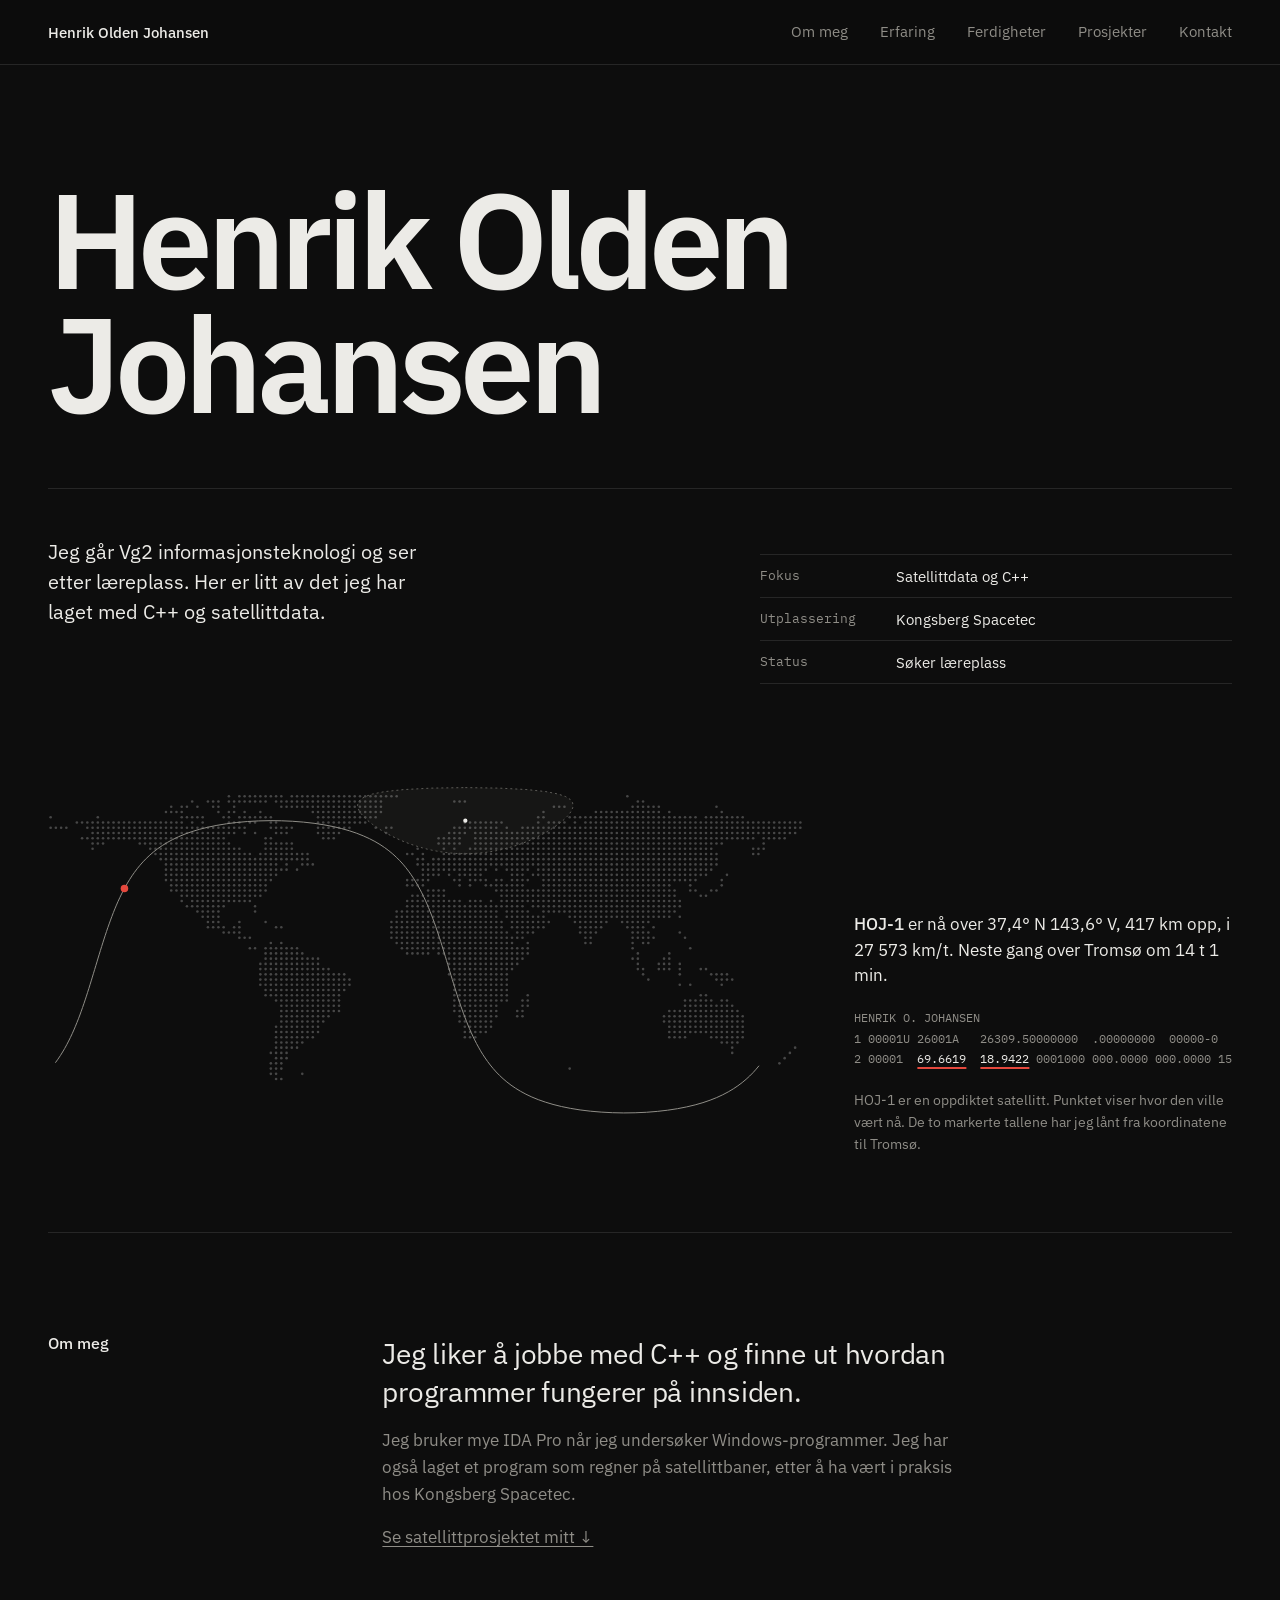
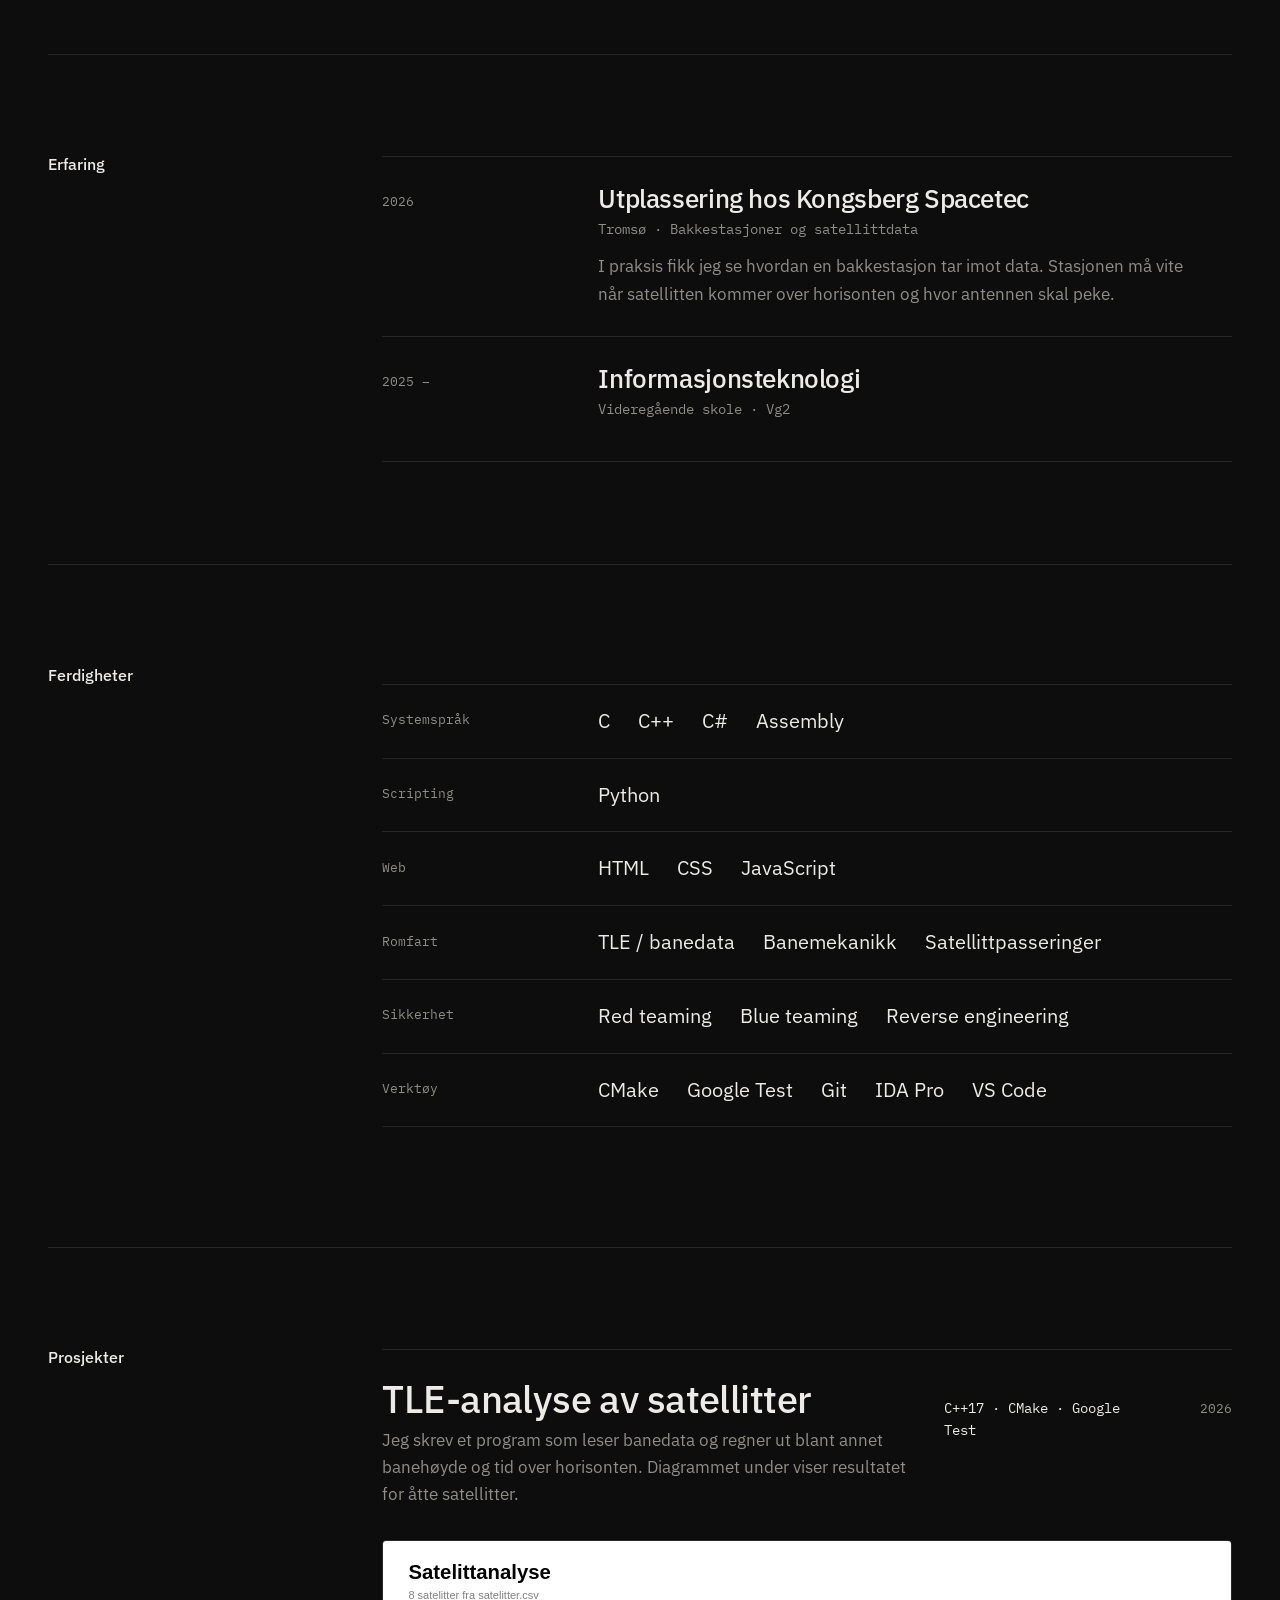
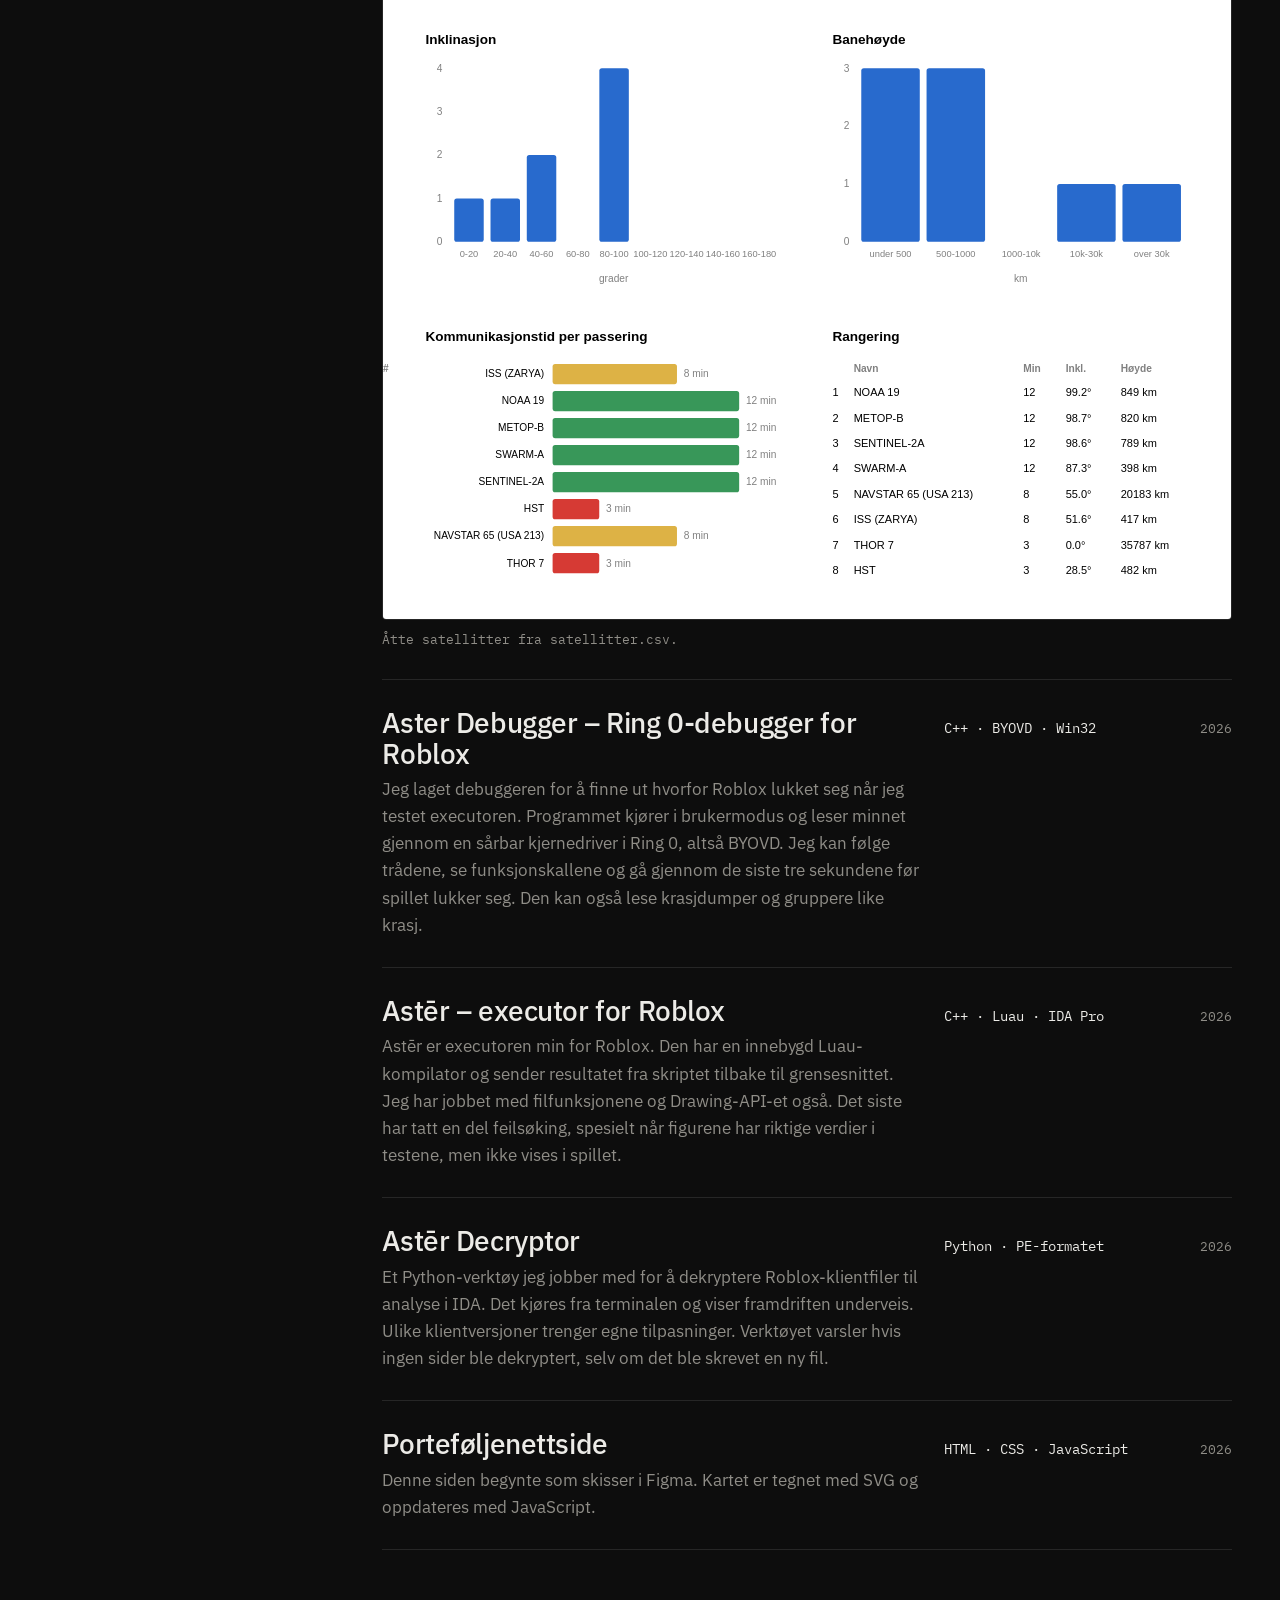
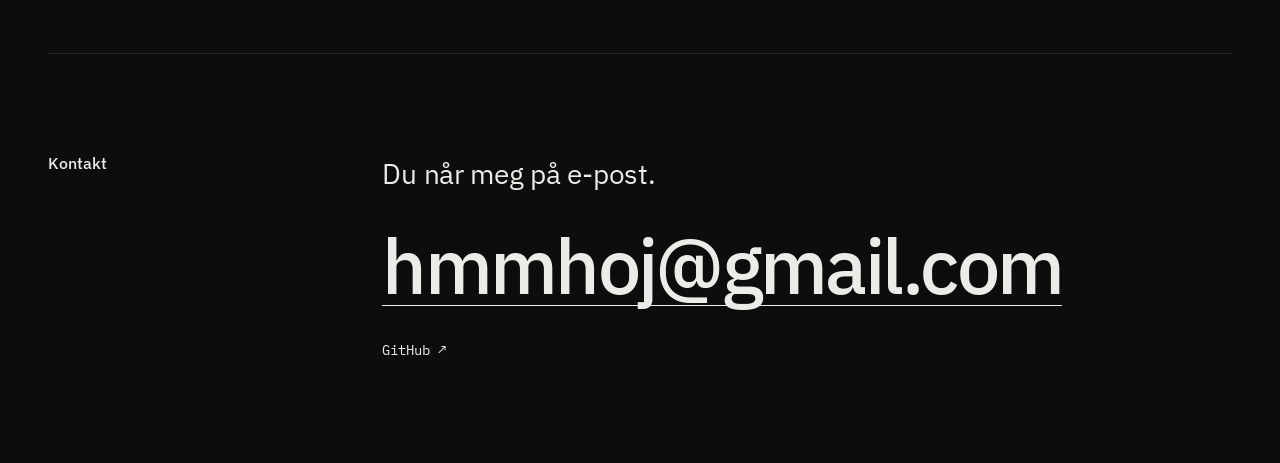
<file: portfolio/index.html>
<!DOCTYPE html>
<html lang="nb">
<head>
  <meta charset="UTF-8">
  <meta name="viewport" content="width=device-width, initial-scale=1.0">
  <title>Henrik Olden Johansen – Utvikler</title>
  <meta name="description" content="Henrik Olden Johansen – utvikler med interesse for satellitter, bakkestasjoner, lavnivåprogrammering og IT-sikkerhet.">
  <meta name="theme-color" content="#0d0d0d">
  <link rel="icon" href="img/favicon.svg" type="image/svg+xml">
  <link rel="stylesheet" href="css/style.css">
</head>
<body>
  <a class="skip-link" href="#innhold">Hopp til innhold</a>

  <header class="site-header">
    <div class="container site-header__inner">
      <a class="brand" href="#topp">Henrik Olden Johansen</a>

      <button class="nav-toggle" id="nav-toggle" aria-expanded="false" aria-controls="hovedmeny">
        <span class="nav-toggle__label">Meny</span>
      </button>

      <nav class="site-nav" id="hovedmeny" aria-label="Hovedmeny">
        <ul>
          <li><a href="#om-meg">Om meg</a></li>
          <li><a href="#erfaring">Erfaring</a></li>
          <li><a href="#ferdigheter">Ferdigheter</a></li>
          <li><a href="#prosjekter">Prosjekter</a></li>
          <li><a href="#kontakt">Kontakt</a></li>
        </ul>
      </nav>
    </div>
  </header>

  <main id="innhold">
    <section class="hero container" id="topp" aria-labelledby="hero-tittel">
      <h1 class="hero__name" id="hero-tittel">Henrik Olden<br>Johansen</h1>

      <div class="hero__bottom">
        <p class="hero__intro">Jeg går Vg2 informasjonsteknologi og ser etter læreplass. Her er litt av det jeg har laget med C++ og satellittdata.</p>

        <dl class="meta">
          <div><dt>Fokus</dt><dd>Satellittdata og C++</dd></div>
          <div><dt>Utplassering</dt><dd>Kongsberg Spacetec</dd></div>
          <div><dt>Status</dt><dd>Søker læreplass</dd></div>
        </dl>
      </div>

      <figure class="tracker" id="sporing">
        <div class="map">
          <img src="img/verden.svg" alt="" width="1440" height="720">
          <svg class="map__overlay" id="kart-overlay" viewBox="0 0 360 180" aria-hidden="true"></svg>
        </div>
        <figcaption class="tracker__text">
          <p class="tracker__live" id="sporing-tekst">Kartet viser eksempelbanen til HOJ-1.</p>
          <pre id="tle" aria-label="Henrik Olden Johansen skrevet som et TLE-datasett">HENRIK O. JOHANSEN
1 00001U 26001A   26309.50000000  .00000000  00000-0  00000-0 0  9995
2 00001  <mark>69.6619</mark>  <mark>18.9422</mark> 0001000 000.0000 000.0000 15.50000000000019</pre>
          <p class="tracker__note">HOJ-1 er en oppdiktet satellitt. Punktet viser hvor den ville vært nå. De to markerte tallene har jeg lånt fra koordinatene til Tromsø.</p>
        </figcaption>
      </figure>
    </section>

    <section class="section container" id="om-meg" aria-labelledby="om-meg-tittel">
      <div class="section__label">
        <h2 id="om-meg-tittel">Om meg</h2>
      </div>

      <div class="section__content about">
        <p class="lead">Jeg liker å jobbe med C++ og finne ut hvordan programmer fungerer på innsiden.</p>
        <p>Jeg bruker mye IDA Pro når jeg undersøker Windows-programmer. Jeg har også laget et program som regner på satellittbaner, etter å ha vært i praksis hos Kongsberg Spacetec.</p>
        <p><a href="#prosjekter">Se satellittprosjektet mitt ↓</a></p>
      </div>
    </section>

    <section class="section container" id="erfaring" aria-labelledby="erfaring-tittel">
      <div class="section__label">
        <h2 id="erfaring-tittel">Erfaring</h2>
      </div>

      <div class="section__content">
        <ol class="timeline">
          <li class="timeline__item">
            <p class="timeline__when">2026</p>
            <div>
              <h3 class="timeline__title">Utplassering hos Kongsberg Spacetec</h3>
              <p class="timeline__where">Tromsø · Bakkestasjoner og satellittdata</p>
              <p class="timeline__desc">I praksis fikk jeg se hvordan en bakkestasjon tar imot data. Stasjonen må vite når satellitten kommer over horisonten og hvor antennen skal peke.</p>
            </div>
          </li>
          <li class="timeline__item">
            <p class="timeline__when">2025 –</p>
            <div>
              <h3 class="timeline__title">Informasjonsteknologi</h3>
              <p class="timeline__where">Videregående skole · Vg2</p>
            </div>
          </li>
        </ol>
      </div>
    </section>

    <section class="section container" id="ferdigheter" aria-labelledby="ferdigheter-tittel">
      <div class="section__label">
        <h2 id="ferdigheter-tittel">Ferdigheter</h2>
      </div>

      <div class="section__content">
        <dl class="skills">
          <div class="skills__row">
            <dt>Systemspråk</dt>
            <dd><ul><li>C</li><li>C++</li><li>C#</li><li>Assembly</li></ul></dd>
          </div>
          <div class="skills__row">
            <dt>Scripting</dt>
            <dd><ul><li>Python</li></ul></dd>
          </div>
          <div class="skills__row">
            <dt>Web</dt>
            <dd><ul><li>HTML</li><li>CSS</li><li>JavaScript</li></ul></dd>
          </div>
          <div class="skills__row">
            <dt>Romfart</dt>
            <dd><ul><li>TLE / banedata</li><li>Banemekanikk</li><li>Satellittpasseringer</li></ul></dd>
          </div>
          <div class="skills__row">
            <dt>Sikkerhet</dt>
            <dd><ul><li>Red teaming</li><li>Blue teaming</li><li>Reverse engineering</li></ul></dd>
          </div>
          <div class="skills__row">
            <dt>Verktøy</dt>
            <dd><ul><li>CMake</li><li>Google Test</li><li>Git</li><li>IDA Pro</li><li>VS Code</li></ul></dd>
          </div>
        </dl>
      </div>
    </section>

    <section class="section container" id="prosjekter" aria-labelledby="prosjekter-tittel">
      <div class="section__label">
        <h2 id="prosjekter-tittel">Prosjekter</h2>
      </div>

      <div class="section__content">
        <ol class="projects">
          <li class="project project--featured">
            <div class="project__main">
              <h3 class="project__title">TLE-analyse av satellitter</h3>
              <p class="project__desc">
                Jeg skrev et program som leser banedata og regner ut blant annet banehøyde og tid over
                horisonten. Diagrammet under viser resultatet for åtte satellitter.
              </p>
            </div>
            <p class="project__tech">C++17 · CMake · Google Test</p>
            <p class="project__year">2026</p>
            <figure class="project__figure">
              <img src="img/tle-analyse.svg" alt="Diagram generert av programmet: inklinasjon, banehøyde, kommunikasjonstid per passering og rangering av åtte satellitter" width="1000" height="800" loading="lazy">
              <figcaption>Åtte satellitter fra satellitter.csv.</figcaption>
            </figure>
          </li>
          <li class="project">
            <div class="project__main">
              <h3 class="project__title">Aster Debugger – Ring 0-debugger for Roblox</h3>
              <p class="project__desc">
                Jeg laget debuggeren for å finne ut hvorfor Roblox lukket seg når jeg testet executoren.
                Programmet kjører i brukermodus og leser minnet gjennom en sårbar kjernedriver i Ring 0,
                altså BYOVD. Jeg kan følge trådene, se funksjonskallene og gå gjennom de siste tre
                sekundene før spillet lukker seg. Den kan også lese krasjdumper og gruppere like krasj.
              </p>
            </div>
            <p class="project__tech">C++ · BYOVD · Win32</p>
            <p class="project__year">2026</p>
          </li>
          <li class="project">
            <div class="project__main">
              <h3 class="project__title">Astēr – executor for Roblox</h3>
              <p class="project__desc">
                Astēr er executoren min for Roblox. Den har en innebygd Luau-kompilator og sender
                resultatet fra skriptet tilbake til grensesnittet. Jeg har jobbet med filfunksjonene og
                Drawing-API-et også. Det siste har tatt en del feilsøking, spesielt når figurene har
                riktige verdier i testene, men ikke vises i spillet.
              </p>
            </div>
            <p class="project__tech">C++ · Luau · IDA Pro</p>
            <p class="project__year">2026</p>
          </li>
          <li class="project">
            <div class="project__main">
              <h3 class="project__title">Astēr Decryptor</h3>
              <p class="project__desc">
                Et Python-verktøy jeg jobber med for å dekryptere Roblox-klientfiler til analyse i IDA.
                Det kjøres fra terminalen og viser framdriften underveis. Ulike klientversjoner trenger
                egne tilpasninger. Verktøyet varsler hvis ingen sider ble dekryptert, selv om det ble
                skrevet en ny fil.
              </p>
            </div>
            <p class="project__tech">Python · PE-formatet</p>
            <p class="project__year">2026</p>
          </li>
          <li class="project">
            <div class="project__main">
              <h3 class="project__title">Porteføljenettside</h3>
              <p class="project__desc">
                Denne siden begynte som skisser i Figma. Kartet er tegnet med SVG og oppdateres med
                JavaScript.
              </p>
            </div>
            <p class="project__tech">HTML · CSS · JavaScript</p>
            <p class="project__year">2026</p>
          </li>
        </ol>
      </div>
    </section>

    <section class="section container" id="kontakt" aria-labelledby="kontakt-tittel">
      <div class="section__label">
        <h2 id="kontakt-tittel">Kontakt</h2>
      </div>

      <div class="section__content contact">
        <p class="lead">Du når meg på e-post.</p>
        <a class="contact__mail" href="mailto:hmmhoj@gmail.com">hmmhoj@gmail.com</a>
        <ul class="contact__links">
          <li><a href="https://github.com/FrostKlient" rel="noopener">GitHub<span aria-hidden="true"> ↗</span></a></li>
        </ul>
      </div>
    </section>
  </main>

  <script src="js/main.js" defer></script>
  <script src="js/sporing.js" defer></script>
</body>
</html>
</file>
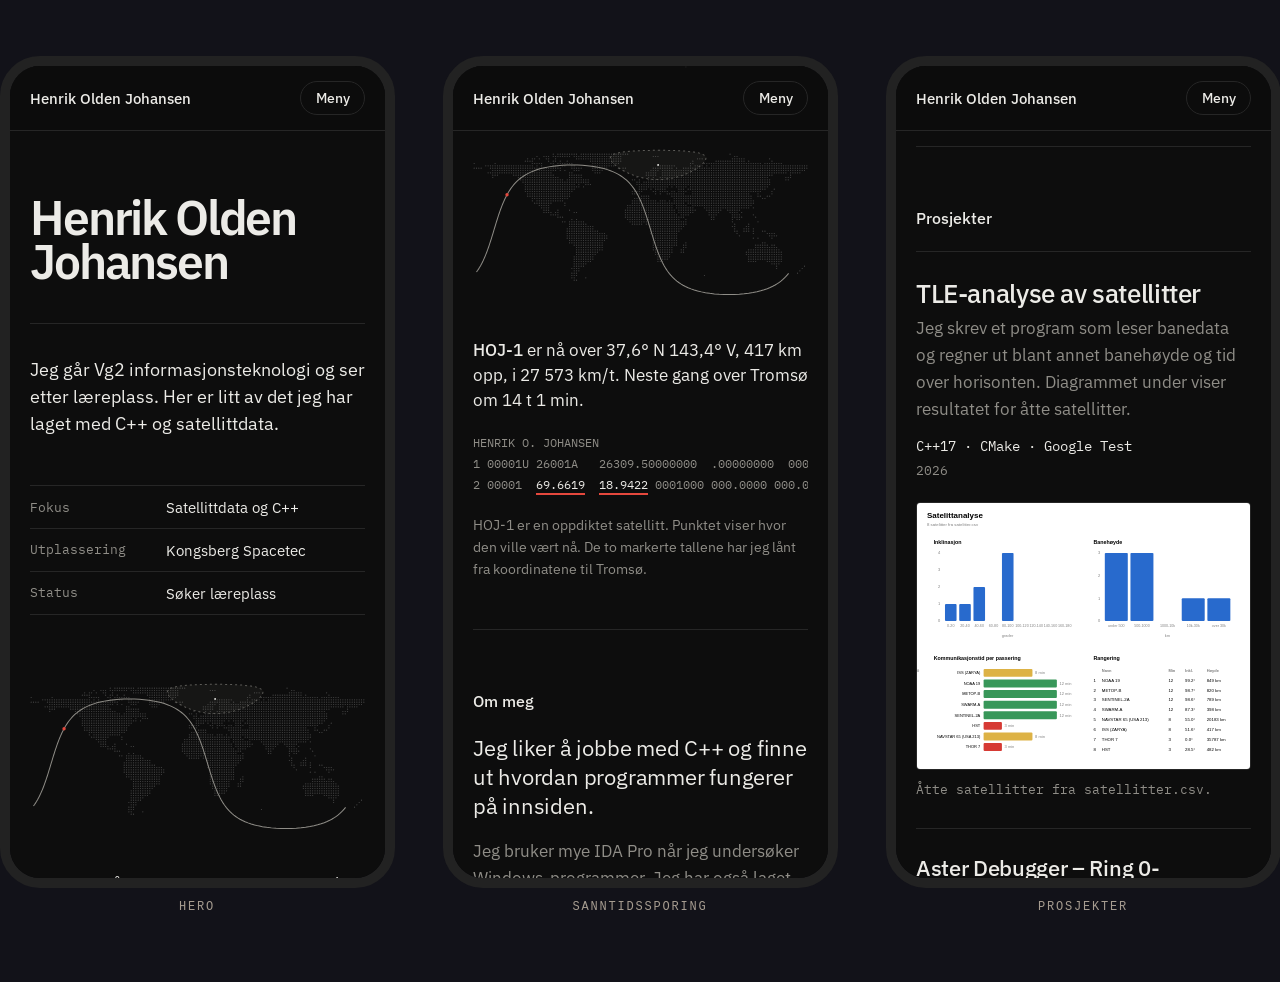
<file: Del 1/kilde/prototype-mobil.html>
<!DOCTYPE html>
<html lang="no">
<head><meta charset="UTF-8"><title>Prototype mobil</title>
<style>
  body { margin:0; background:#121219; font-family: Consolas, monospace; color:#a69c90; }
  .row { display:flex; gap:48px; padding:56px; justify-content:center; }
  .phone { width:375px; height:812px; border:10px solid #222; border-radius:40px; overflow:hidden; background:#07070c; }
  iframe { width:375px; height:812px; border:0; display:block; }
  p { text-align:center; letter-spacing:.15em; font-size:12px; text-transform:uppercase; }
</style>
</head>
<body>
  <div class="row">
    <div><div class="phone"><iframe src="../../portfolio/index.html" title="Mobil – hero"></iframe></div><p>Hero</p></div>
    <div><div class="phone"><iframe src="../../portfolio/index.html#sporing" title="Mobil – sanntidssporing"></iframe></div><p>Sanntidssporing</p></div>
    <div><div class="phone"><iframe src="../../portfolio/index.html#prosjekter" title="Mobil – prosjekter"></iframe></div><p>Prosjekter</p></div>
  </div>
</body>
</html>
</file>
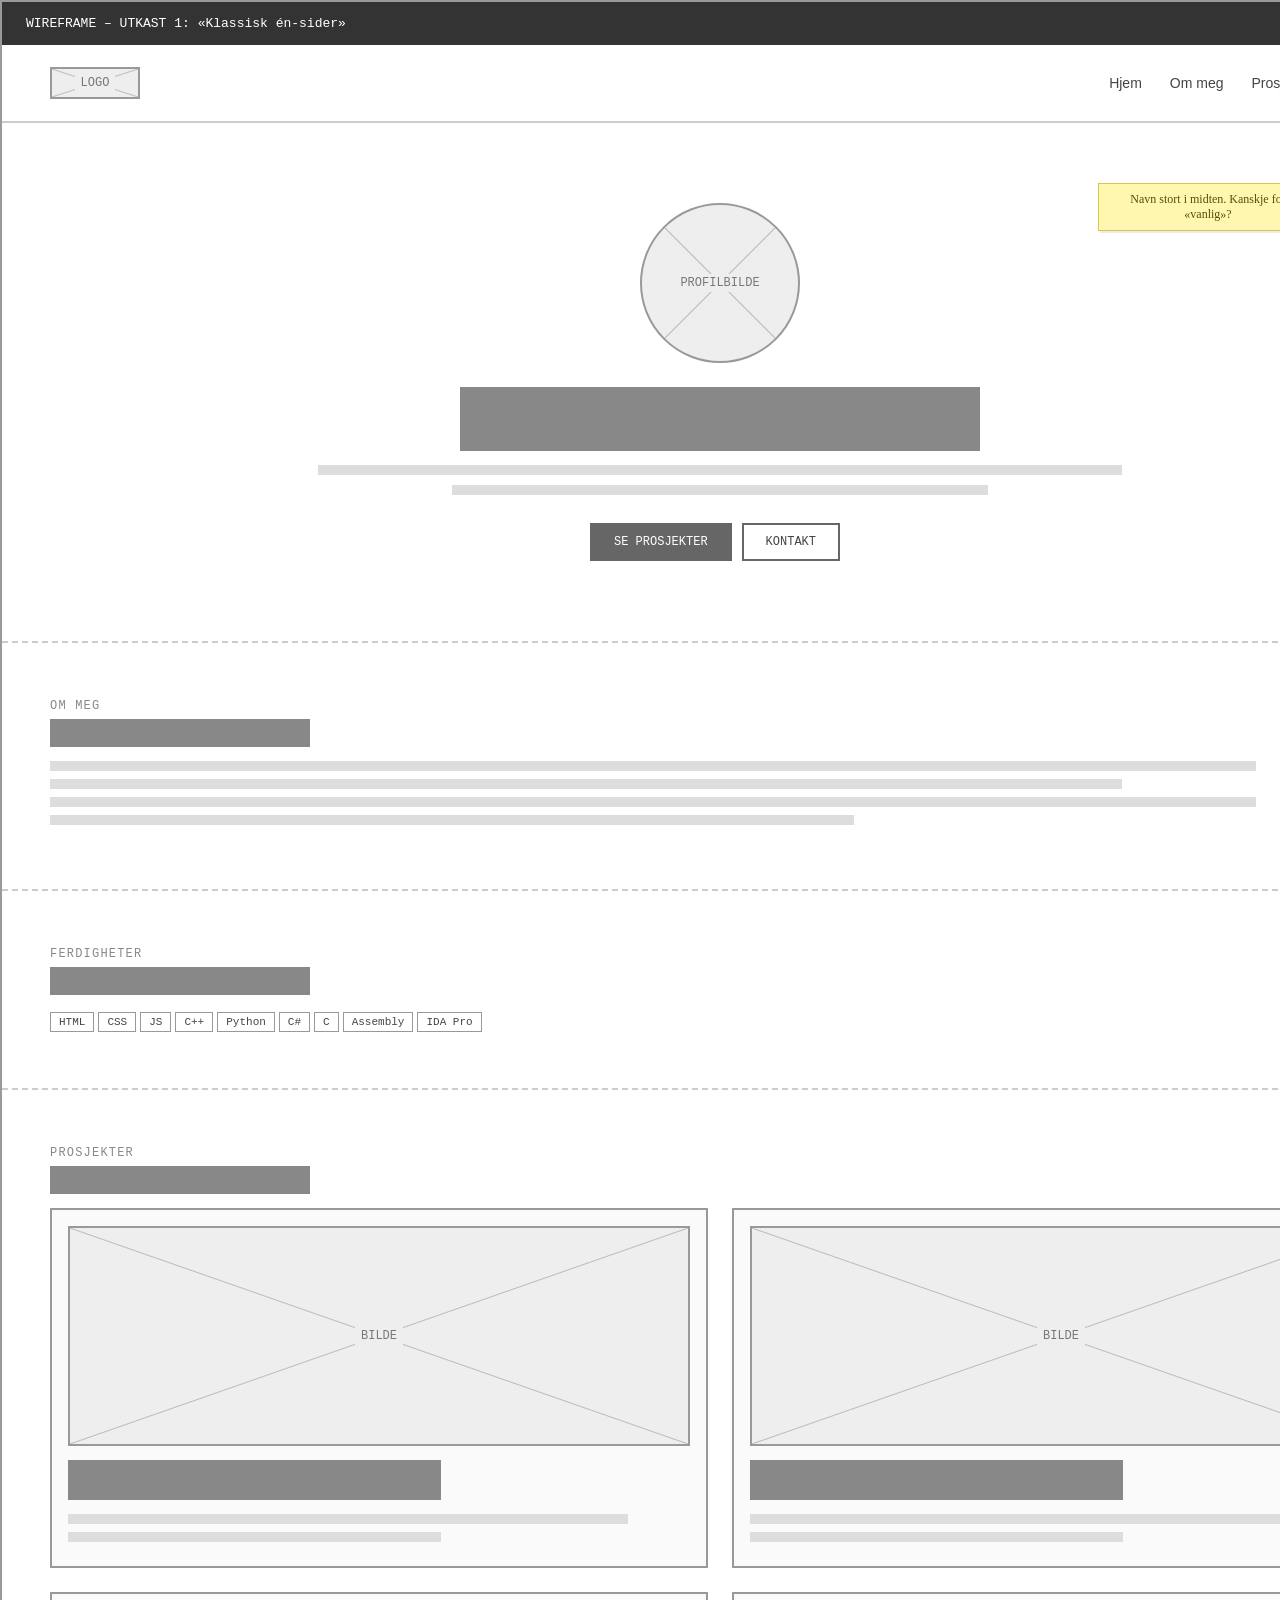
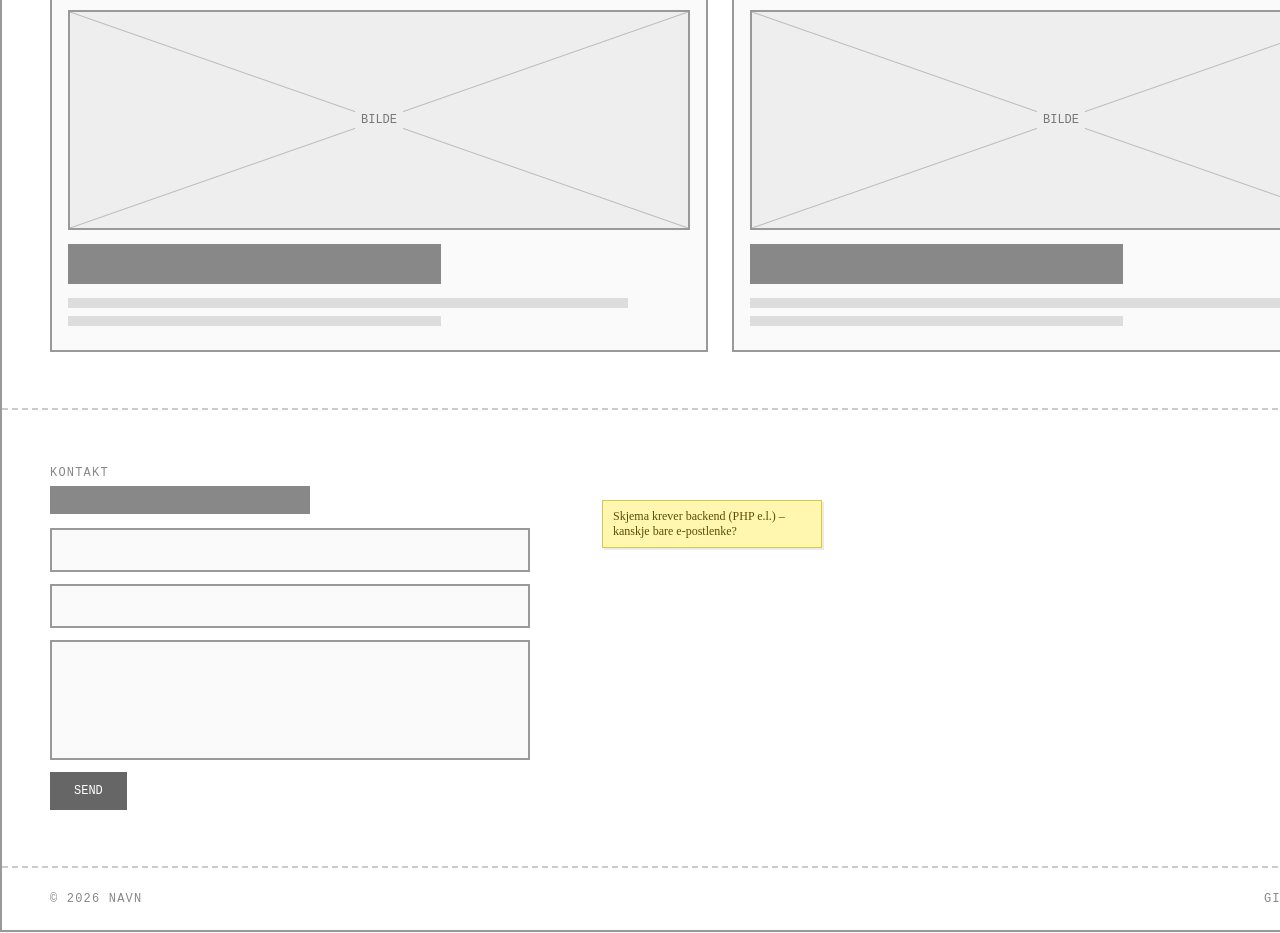
<file: Del 1/kilde/wireframe-1.html>
<!DOCTYPE html>
<html lang="no">
<head><meta charset="UTF-8"><title>Wireframe utkast 1</title><link rel="stylesheet" href="wf.css"></head>
<body>
<div class="page">
  <div class="title-bar"><span>WIREFRAME – UTKAST 1: «Klassisk én-sider»</span><span>Desktop 1440px</span></div>

  <div class="nav">
    <div class="ph logo"><span>LOGO</span></div>
    <ul><li>Hjem</li><li>Om meg</li><li>Prosjekter</li><li>Kontakt</li></ul>
  </div>

  <!-- Hero sentrert -->
  <div class="section" style="text-align:center; position:relative; padding:80px 48px;">
    <div class="ph circle" style="width:160px;height:160px;margin:0 auto 24px;"><span>PROFILBILDE</span></div>
    <div class="h big" style="width:520px;margin:0 auto 14px;"></div>
    <div class="line w60" style="margin:10px auto;"></div>
    <div class="line w40" style="margin:10px auto 28px;"></div>
    <span class="btn fill">SE PROSJEKTER</span><span class="btn">KONTAKT</span>
    <div class="note" style="right:120px; top:60px;">Navn stort i midten. Kanskje for «vanlig»?</div>
  </div>

  <!-- Om meg -->
  <div class="section">
    <div class="label">Om meg</div>
    <div class="h" style="width:260px"></div>
    <div class="line w90"></div><div class="line w80"></div><div class="line w90"></div><div class="line w60"></div>
  </div>

  <!-- Ferdigheter som liste -->
  <div class="section">
    <div class="label">Ferdigheter</div>
    <div class="h" style="width:260px"></div>
    <div><span class="tag">HTML</span><span class="tag">CSS</span><span class="tag">JS</span><span class="tag">C++</span><span class="tag">Python</span><span class="tag">C#</span><span class="tag">C</span><span class="tag">Assembly</span><span class="tag">IDA Pro</span></div>
  </div>

  <!-- Prosjekter 2 kolonner -->
  <div class="section" style="position:relative">
    <div class="label">Prosjekter</div>
    <div class="h" style="width:260px"></div>
    <div class="grid" style="grid-template-columns:1fr 1fr;">
      <div class="box" style="padding:16px"><div class="ph" style="height:220px"><span>BILDE</span></div><div class="h mid" style="width:60%;margin-top:14px"></div><div class="line w90"></div><div class="line w60"></div></div>
      <div class="box" style="padding:16px"><div class="ph" style="height:220px"><span>BILDE</span></div><div class="h mid" style="width:60%;margin-top:14px"></div><div class="line w90"></div><div class="line w60"></div></div>
      <div class="box" style="padding:16px"><div class="ph" style="height:220px"><span>BILDE</span></div><div class="h mid" style="width:60%;margin-top:14px"></div><div class="line w90"></div><div class="line w60"></div></div>
      <div class="box" style="padding:16px"><div class="ph" style="height:220px"><span>BILDE</span></div><div class="h mid" style="width:60%;margin-top:14px"></div><div class="line w90"></div><div class="line w60"></div></div>
    </div>
  </div>

  <!-- Kontakt med skjema -->
  <div class="section" style="position:relative">
    <div class="label">Kontakt</div>
    <div class="h" style="width:260px"></div>
    <div class="box" style="height:44px;width:480px;margin-bottom:12px"></div>
    <div class="box" style="height:44px;width:480px;margin-bottom:12px"></div>
    <div class="box" style="height:120px;width:480px;margin-bottom:12px"></div>
    <span class="btn fill">SEND</span>
    <div class="note" style="left:600px; top:90px;">Skjema krever backend (PHP e.l.) – kanskje bare e-postlenke?</div>
  </div>

  <div class="footer"><span class="label">© 2026 Navn</span><span class="label">GitHub · E-post</span></div>
</div>
</body>
</html>
</file>
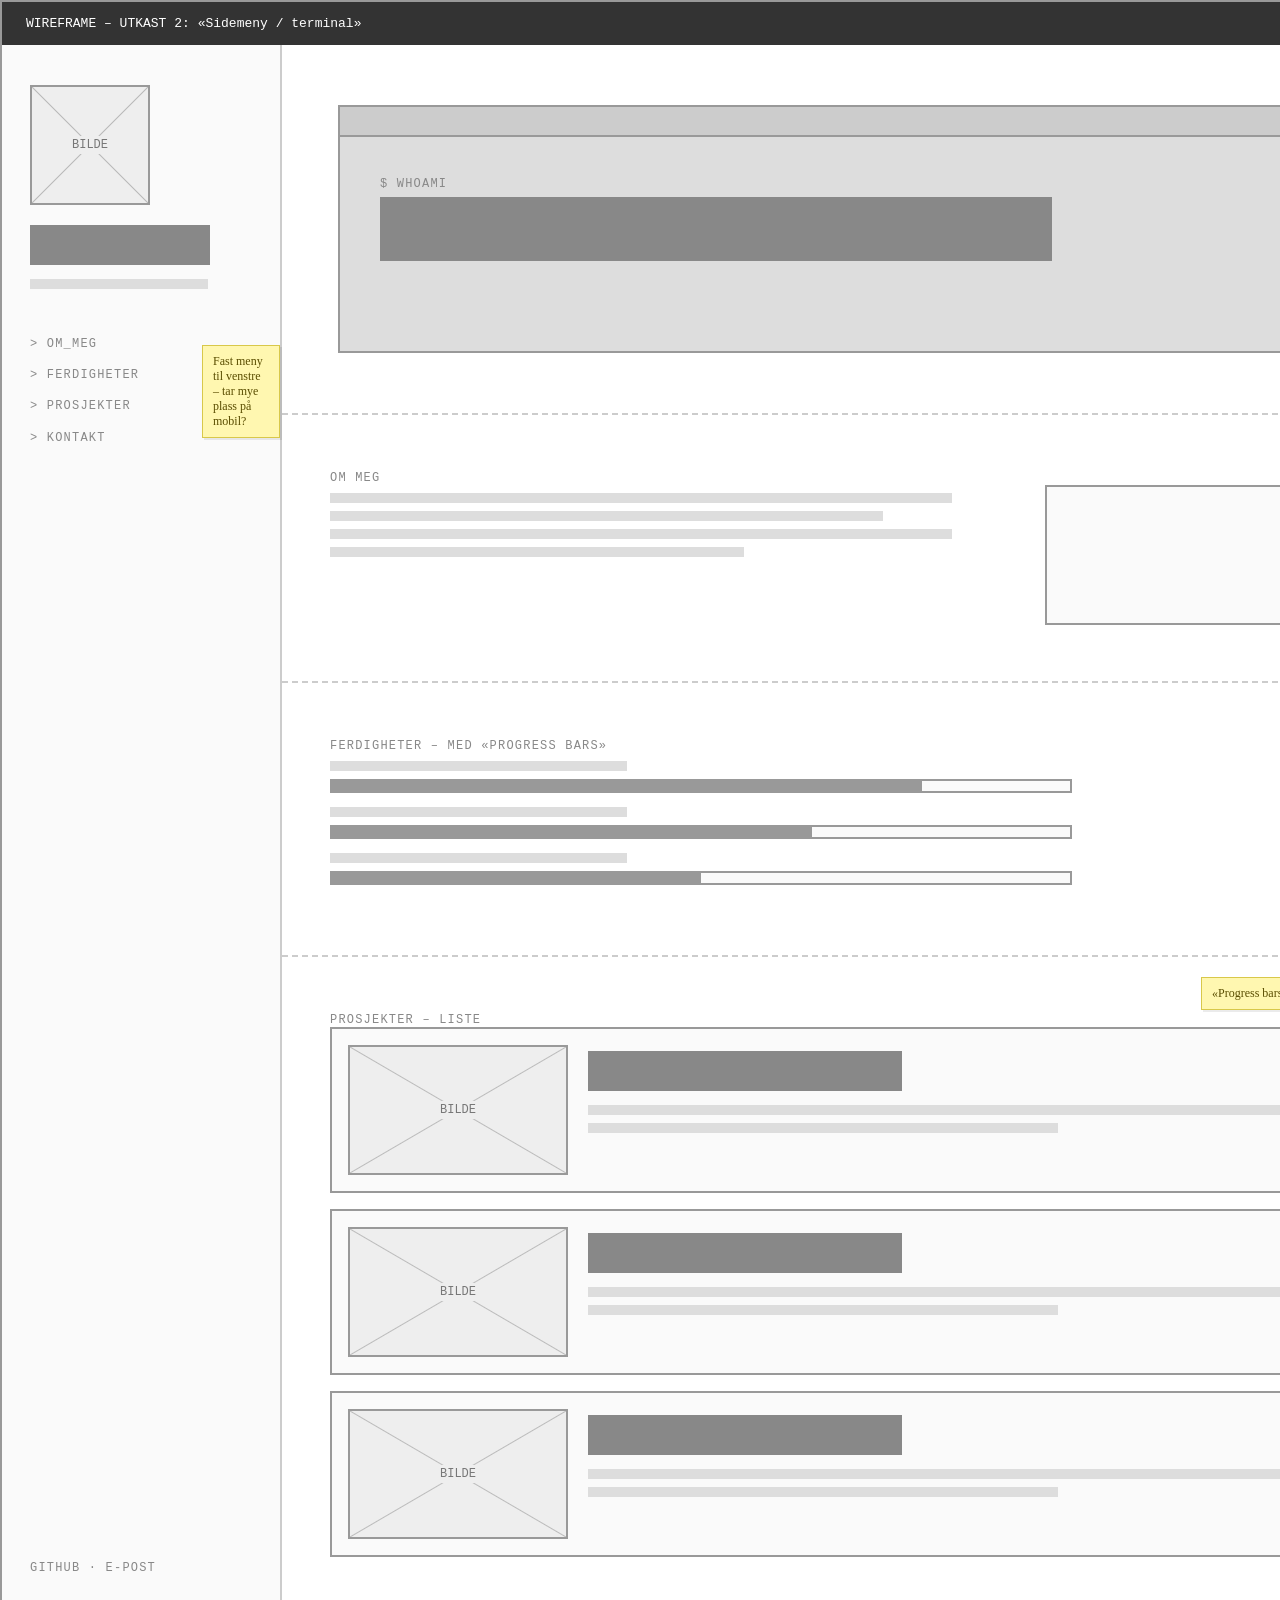
<file: Del 1/kilde/wireframe-2.html>
<!DOCTYPE html>
<html lang="no">
<head><meta charset="UTF-8"><title>Wireframe utkast 2</title><link rel="stylesheet" href="wf.css"></head>
<body>
<div class="page">
  <div class="title-bar"><span>WIREFRAME – UTKAST 2: «Sidemeny / terminal»</span><span>Desktop 1440px</span></div>

  <div style="display:grid; grid-template-columns:280px 1fr; min-height:1500px;">
    <!-- Fast sidemeny -->
    <aside style="border-right:2px solid #ccc; padding:40px 28px; position:relative; background:#fafafa;">
      <div class="ph" style="width:120px;height:120px;margin-bottom:20px"><span>BILDE</span></div>
      <div class="h mid" style="width:180px"></div>
      <div class="line w80"></div>
      <div style="margin-top:40px; line-height:2.6;" class="label">
        &gt; om_meg<br>&gt; ferdigheter<br>&gt; prosjekter<br>&gt; kontakt
      </div>
      <div style="position:absolute; bottom:40px; left:28px;" class="label">GitHub · E-post</div>
      <div class="note" style="left:200px; top:300px;">Fast meny til venstre – tar mye plass på mobil?</div>
    </aside>

    <main>
      <!-- Hero som terminal -->
      <div class="section" style="padding:60px 56px;">
        <div class="box" style="background:#ddd; padding:0;">
          <div style="height:30px; border-bottom:2px solid #999; background:#ccc;"></div>
          <div style="padding:40px;">
            <div class="label">$ whoami</div>
            <div class="h big" style="width:70%"></div>
            <div class="line w60"></div><div class="line w40"></div>
          </div>
        </div>
      </div>

      <div class="section">
        <div class="label">Om meg</div>
        <div class="grid" style="grid-template-columns:2fr 1fr;">
          <div><div class="line w90"></div><div class="line w80"></div><div class="line w90"></div><div class="line w60"></div></div>
          <div class="box" style="height:140px"></div>
        </div>
      </div>

      <div class="section">
        <div class="label">Ferdigheter – med «progress bars»</div>
        <div style="width:70%">
          <div class="line w40"></div><div class="box" style="height:14px;margin-bottom:14px"><div style="width:80%;height:100%;background:#999"></div></div>
          <div class="line w40"></div><div class="box" style="height:14px;margin-bottom:14px"><div style="width:65%;height:100%;background:#999"></div></div>
          <div class="line w40"></div><div class="box" style="height:14px;margin-bottom:14px"><div style="width:50%;height:100%;background:#999"></div></div>
        </div>
      </div>

      <div class="section" style="position:relative">
        <div class="label">Prosjekter – liste</div>
        <div class="box" style="display:flex;gap:20px;padding:16px;margin-bottom:16px"><div class="ph" style="width:220px;height:130px"><span>BILDE</span></div><div style="flex:1"><div class="h mid" style="width:40%"></div><div class="line w90"></div><div class="line w60"></div></div></div>
        <div class="box" style="display:flex;gap:20px;padding:16px;margin-bottom:16px"><div class="ph" style="width:220px;height:130px"><span>BILDE</span></div><div style="flex:1"><div class="h mid" style="width:40%"></div><div class="line w90"></div><div class="line w60"></div></div></div>
        <div class="box" style="display:flex;gap:20px;padding:16px;"><div class="ph" style="width:220px;height:130px"><span>BILDE</span></div><div style="flex:1"><div class="h mid" style="width:40%"></div><div class="line w90"></div><div class="line w60"></div></div></div>
        <div class="note" style="right:60px; top:20px;">«Progress bars» sier lite – fjern?</div>
      </div>
    </main>
  </div>
</div>
</body>
</html>
</file>
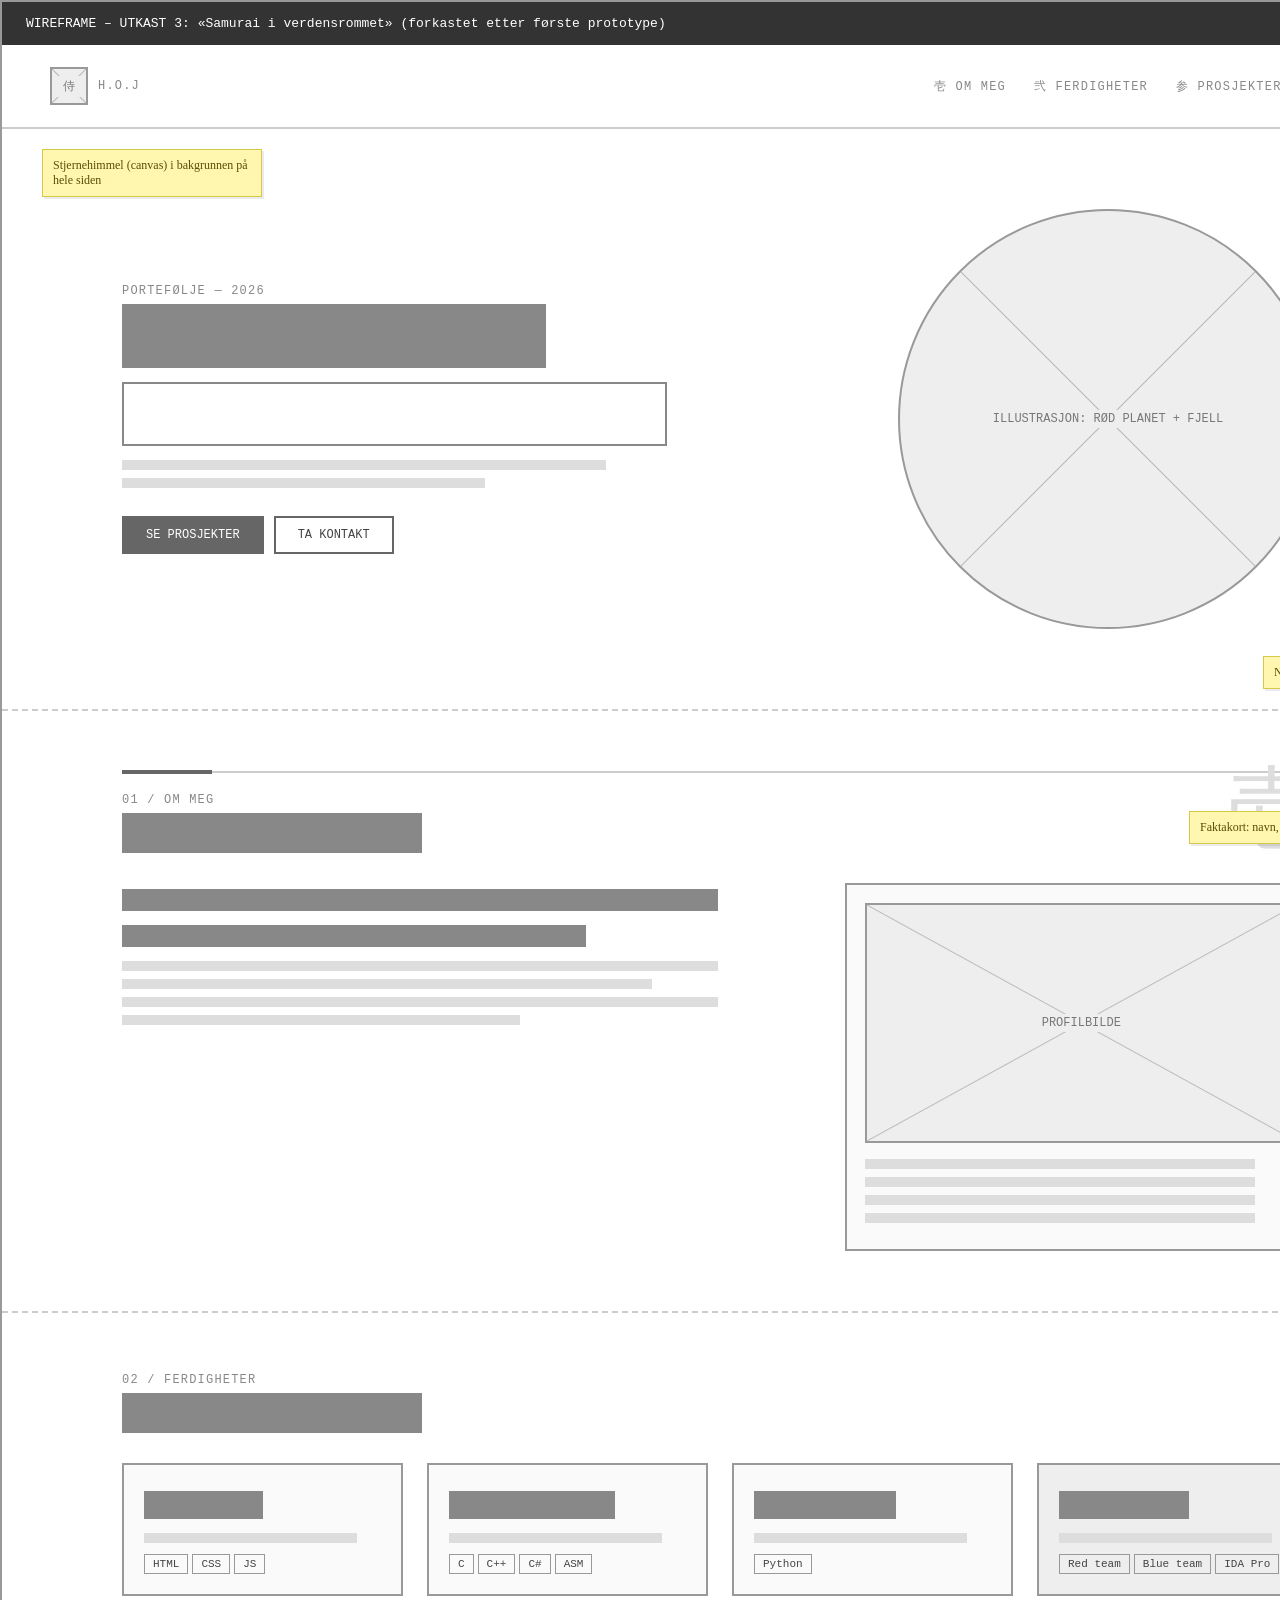
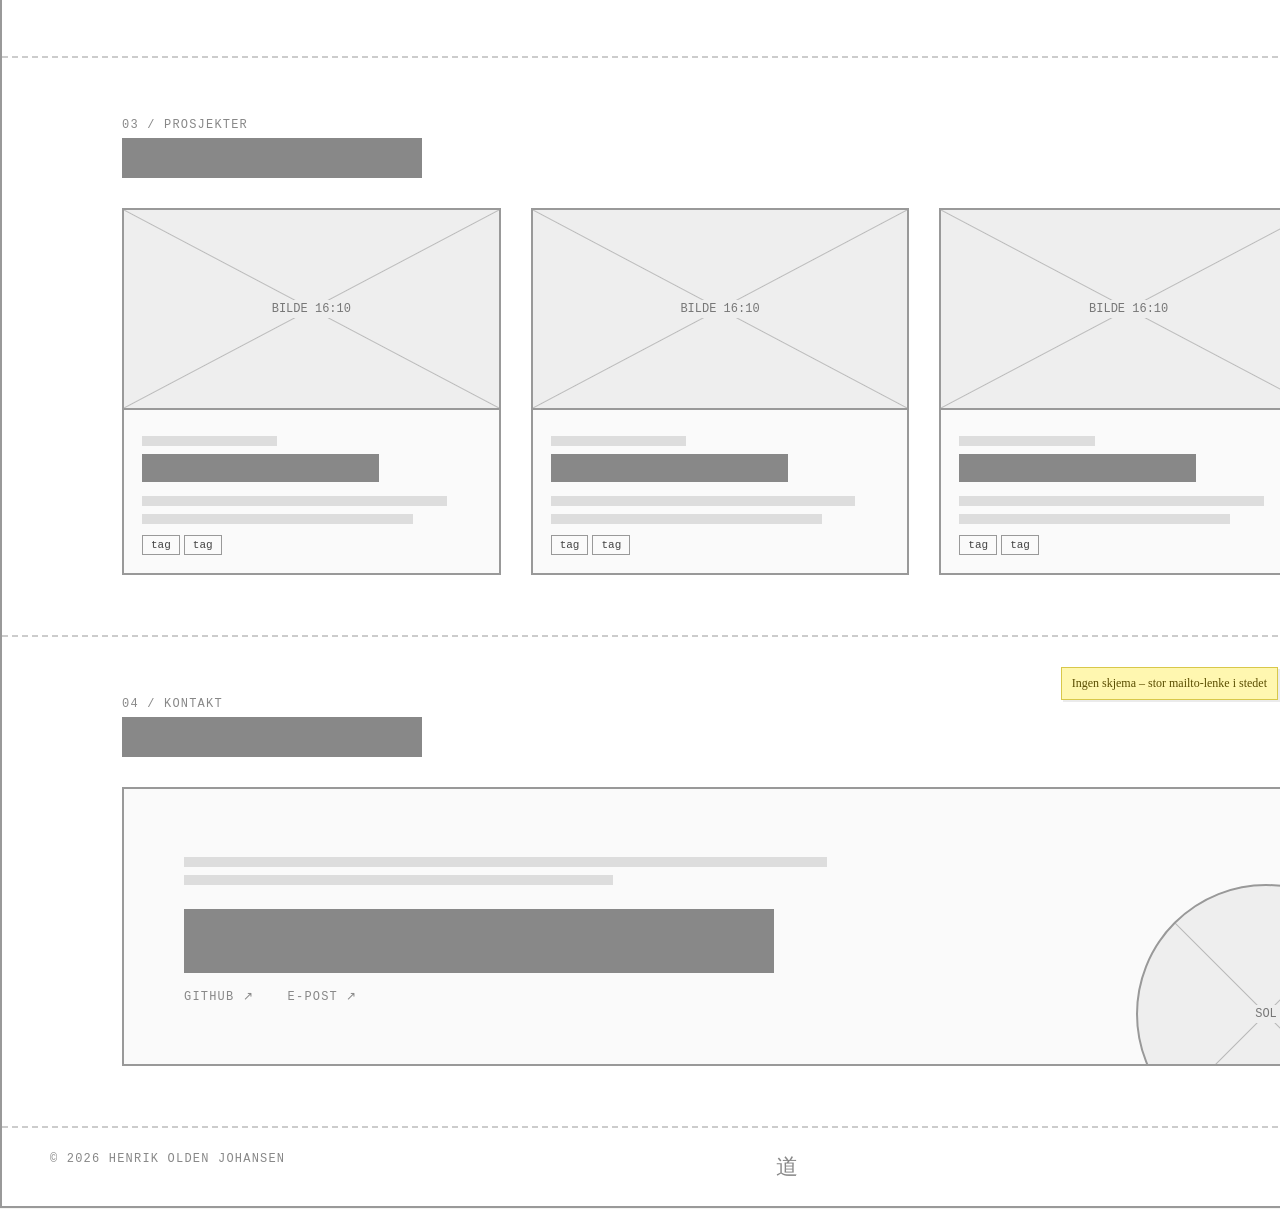
<file: Del 1/kilde/wireframe-3.html>
<!DOCTYPE html>
<html lang="no">
<head><meta charset="UTF-8"><title>Wireframe utkast 3</title><link rel="stylesheet" href="wf.css"></head>
<body>
<div class="page">
  <div class="title-bar"><span>WIREFRAME – UTKAST 3: «Samurai i verdensrommet» (forkastet etter første prototype)</span><span>Desktop 1440px</span></div>

  <div class="nav">
    <div style="display:flex;gap:10px;align-items:center"><div class="ph" style="width:38px;height:38px"><span>侍</span></div><span class="label">H.O.J</span></div>
    <ul class="label"><li>壱 Om meg</li><li>弐 Ferdigheter</li><li>参 Prosjekter</li><li>肆 Kontakt</li></ul>
  </div>

  <!-- Hero delt i to -->
  <div class="section" style="display:grid;grid-template-columns:1.1fr 1fr;gap:40px;align-items:center;padding:80px 120px;position:relative;">
    <div>
      <div class="label">Portefølje — 2026</div>
      <div class="h big" style="width:70%"></div>
      <div class="h big" style="width:90%;background:#fff;border:2px solid #888"></div>
      <div class="line w80"></div><div class="line w60" style="margin-bottom:28px"></div>
      <span class="btn fill">SE PROSJEKTER</span><span class="btn">TA KONTAKT</span>
    </div>
    <div style="position:relative">
      <div class="ph circle" style="width:420px;height:420px;margin-left:auto"><span>ILLUSTRASJON: RØD PLANET + FJELL</span></div>
      <div style="position:absolute;right:-10px;top:30px;writing-mode:vertical-rl;font-size:26px;letter-spacing:.3em;color:#888">宇宙の侍</div>
    </div>
    <div class="note" style="left:40px; top:20px;">Stjernehimmel (canvas) i bakgrunnen på hele siden</div>
    <div class="note" style="right:30px; bottom:20px;">Navn: fylt + omriss-skrift</div>
  </div>

  <!-- Om meg -->
  <div class="section" style="padding:60px 120px;position:relative">
    <div style="border-top:2px solid #ccc;padding-top:20px;position:relative">
      <div style="position:absolute;left:0;top:-3px;width:90px;height:4px;background:#666"></div>
      <div style="position:absolute;right:0;top:-10px;font-size:90px;color:#ddd;line-height:1">壱</div>
      <div class="label">01 / Om meg</div><div class="h mid" style="width:300px"></div>
    </div>
    <div class="grid" style="grid-template-columns:1.4fr 1fr;gap:60px;margin-top:30px">
      <div><div class="h" style="width:90%;height:22px"></div><div class="h" style="width:70%;height:22px"></div><div class="line w90"></div><div class="line w80"></div><div class="line w90"></div><div class="line w60"></div></div>
      <div class="box" style="padding:18px"><div class="ph" style="height:240px"><span>PROFILBILDE</span></div>
        <div class="line w90" style="margin-top:16px"></div><div class="line w90"></div><div class="line w90"></div><div class="line w90"></div></div>
    </div>
    <div class="note" style="right:60px; top:100px;">Faktakort: navn, fokus, sted, status</div>
  </div>

  <!-- Ferdigheter 4 kort -->
  <div class="section" style="padding:60px 120px;">
    <div class="label">02 / Ferdigheter</div><div class="h mid" style="width:300px"></div>
    <div class="grid" style="grid-template-columns:repeat(4,1fr);margin-top:30px">
      <div class="box" style="padding:20px"><div class="h" style="width:50%"></div><div class="line w90"></div><span class="tag">HTML</span><span class="tag">CSS</span><span class="tag">JS</span></div>
      <div class="box" style="padding:20px"><div class="h" style="width:70%"></div><div class="line w90"></div><span class="tag">C</span><span class="tag">C++</span><span class="tag">C#</span><span class="tag">ASM</span></div>
      <div class="box" style="padding:20px"><div class="h" style="width:60%"></div><div class="line w90"></div><span class="tag">Python</span></div>
      <div class="box" style="padding:20px;background:#eee"><div class="h" style="width:55%"></div><div class="line w90"></div><span class="tag">Red team</span><span class="tag">Blue team</span><span class="tag">IDA Pro</span></div>
    </div>
  </div>

  <!-- Prosjekter 3 kort -->
  <div class="section" style="padding:60px 120px;">
    <div class="label">03 / Prosjekter</div><div class="h mid" style="width:300px"></div>
    <div class="grid" style="grid-template-columns:repeat(3,1fr);gap:30px;margin-top:30px">
      <div class="box"><div class="ph" style="height:200px;border:0;border-bottom:2px solid #999"><span>BILDE 16:10</span></div><div style="padding:18px"><div class="line w40"></div><div class="h" style="width:70%"></div><div class="line w90"></div><div class="line w80"></div><span class="tag">tag</span><span class="tag">tag</span></div></div>
      <div class="box"><div class="ph" style="height:200px;border:0;border-bottom:2px solid #999"><span>BILDE 16:10</span></div><div style="padding:18px"><div class="line w40"></div><div class="h" style="width:70%"></div><div class="line w90"></div><div class="line w80"></div><span class="tag">tag</span><span class="tag">tag</span></div></div>
      <div class="box"><div class="ph" style="height:200px;border:0;border-bottom:2px solid #999"><span>BILDE 16:10</span></div><div style="padding:18px"><div class="line w40"></div><div class="h" style="width:70%"></div><div class="line w90"></div><div class="line w80"></div><span class="tag">tag</span><span class="tag">tag</span></div></div>
    </div>
  </div>

  <!-- Kontakt -->
  <div class="section" style="padding:60px 120px;position:relative">
    <div class="label">04 / Kontakt</div><div class="h mid" style="width:300px"></div>
    <div class="box" style="padding:60px;margin-top:30px;overflow:hidden;position:relative">
      <div class="line w60"></div><div class="line w40"></div>
      <div class="h big" style="width:55%;margin-top:24px"></div>
      <span class="label">GitHub ↗ &nbsp;&nbsp; E-post ↗</span>
      <div class="ph circle" style="position:absolute;right:-80px;bottom:-80px;width:260px;height:260px"><span>SOL</span></div>
    </div>
    <div class="note" style="right:160px; top:30px;">Ingen skjema – stor mailto-lenke i stedet</div>
  </div>

  <div class="footer"><span class="label">© 2026 Henrik Olden Johansen</span><span style="font-size:22px;color:#888">道</span><span class="label">Til toppen ↑</span></div>
</div>
</body>
</html>
</file>
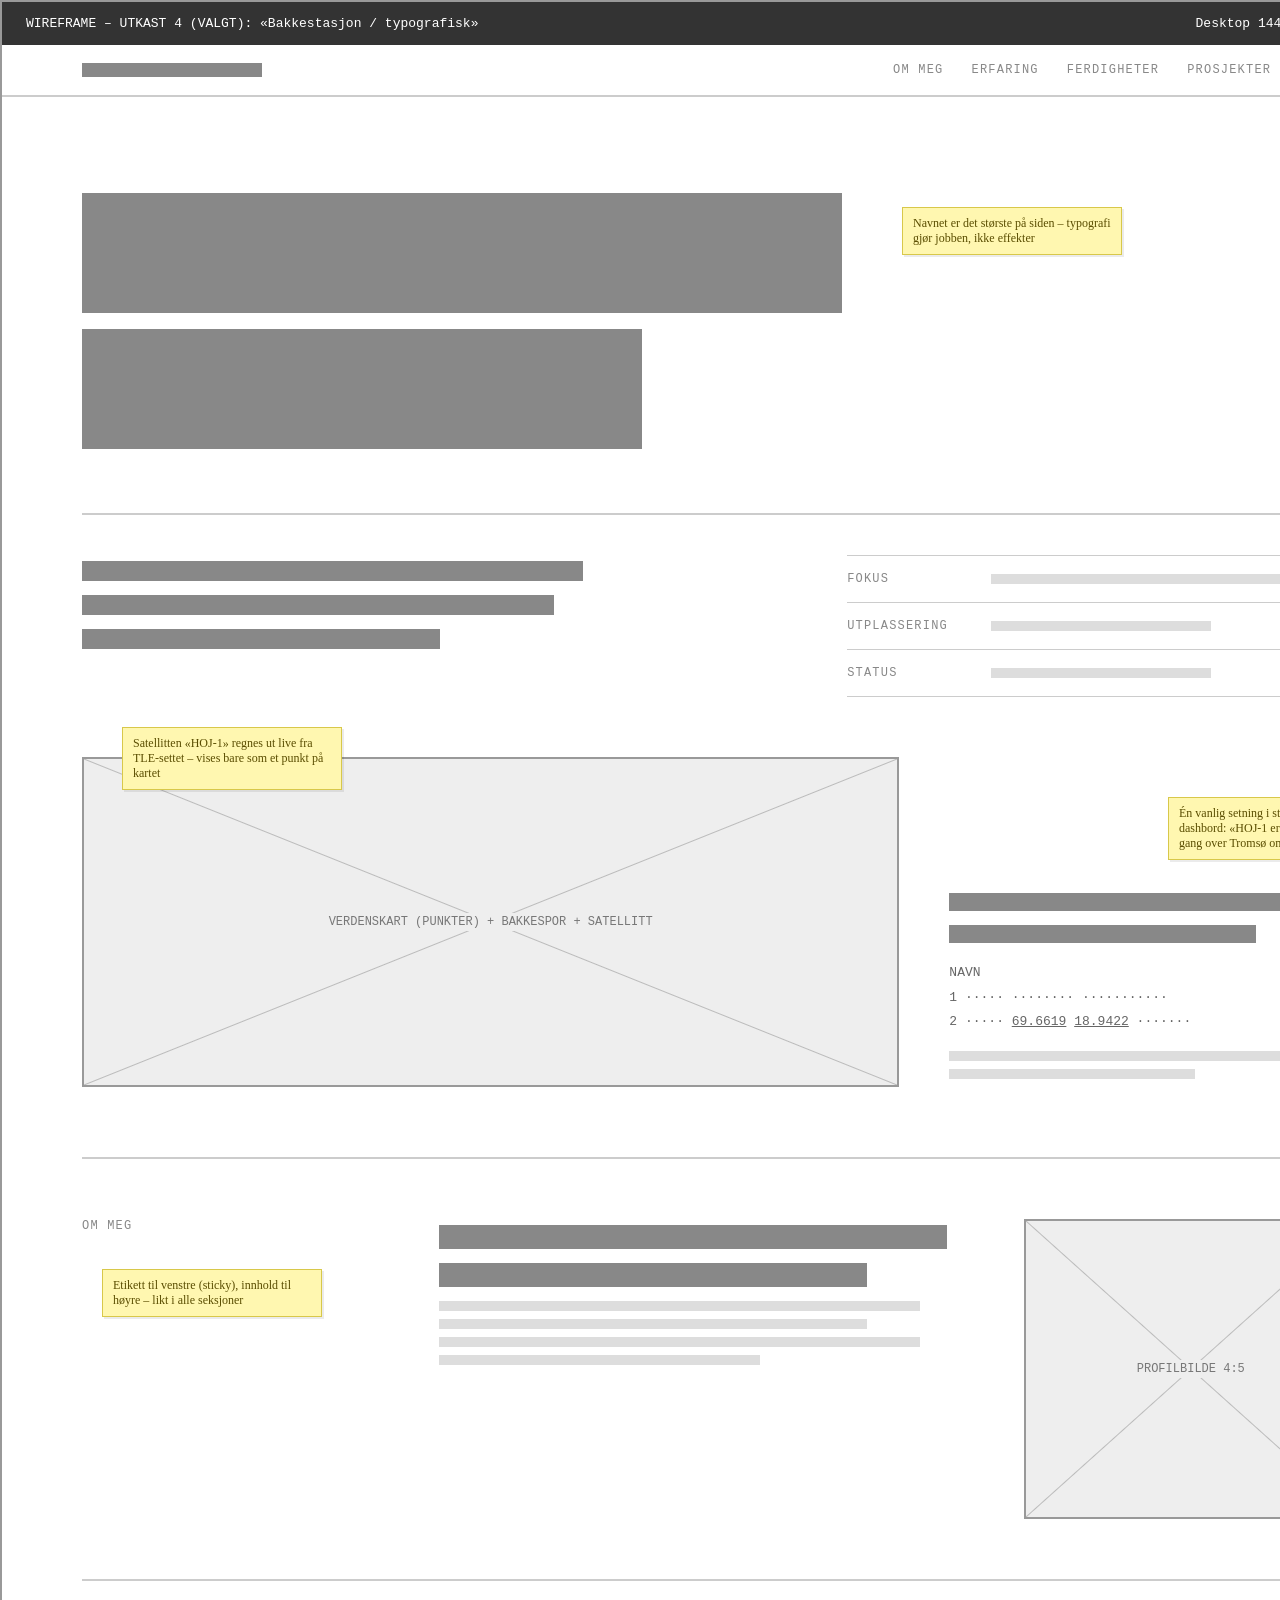
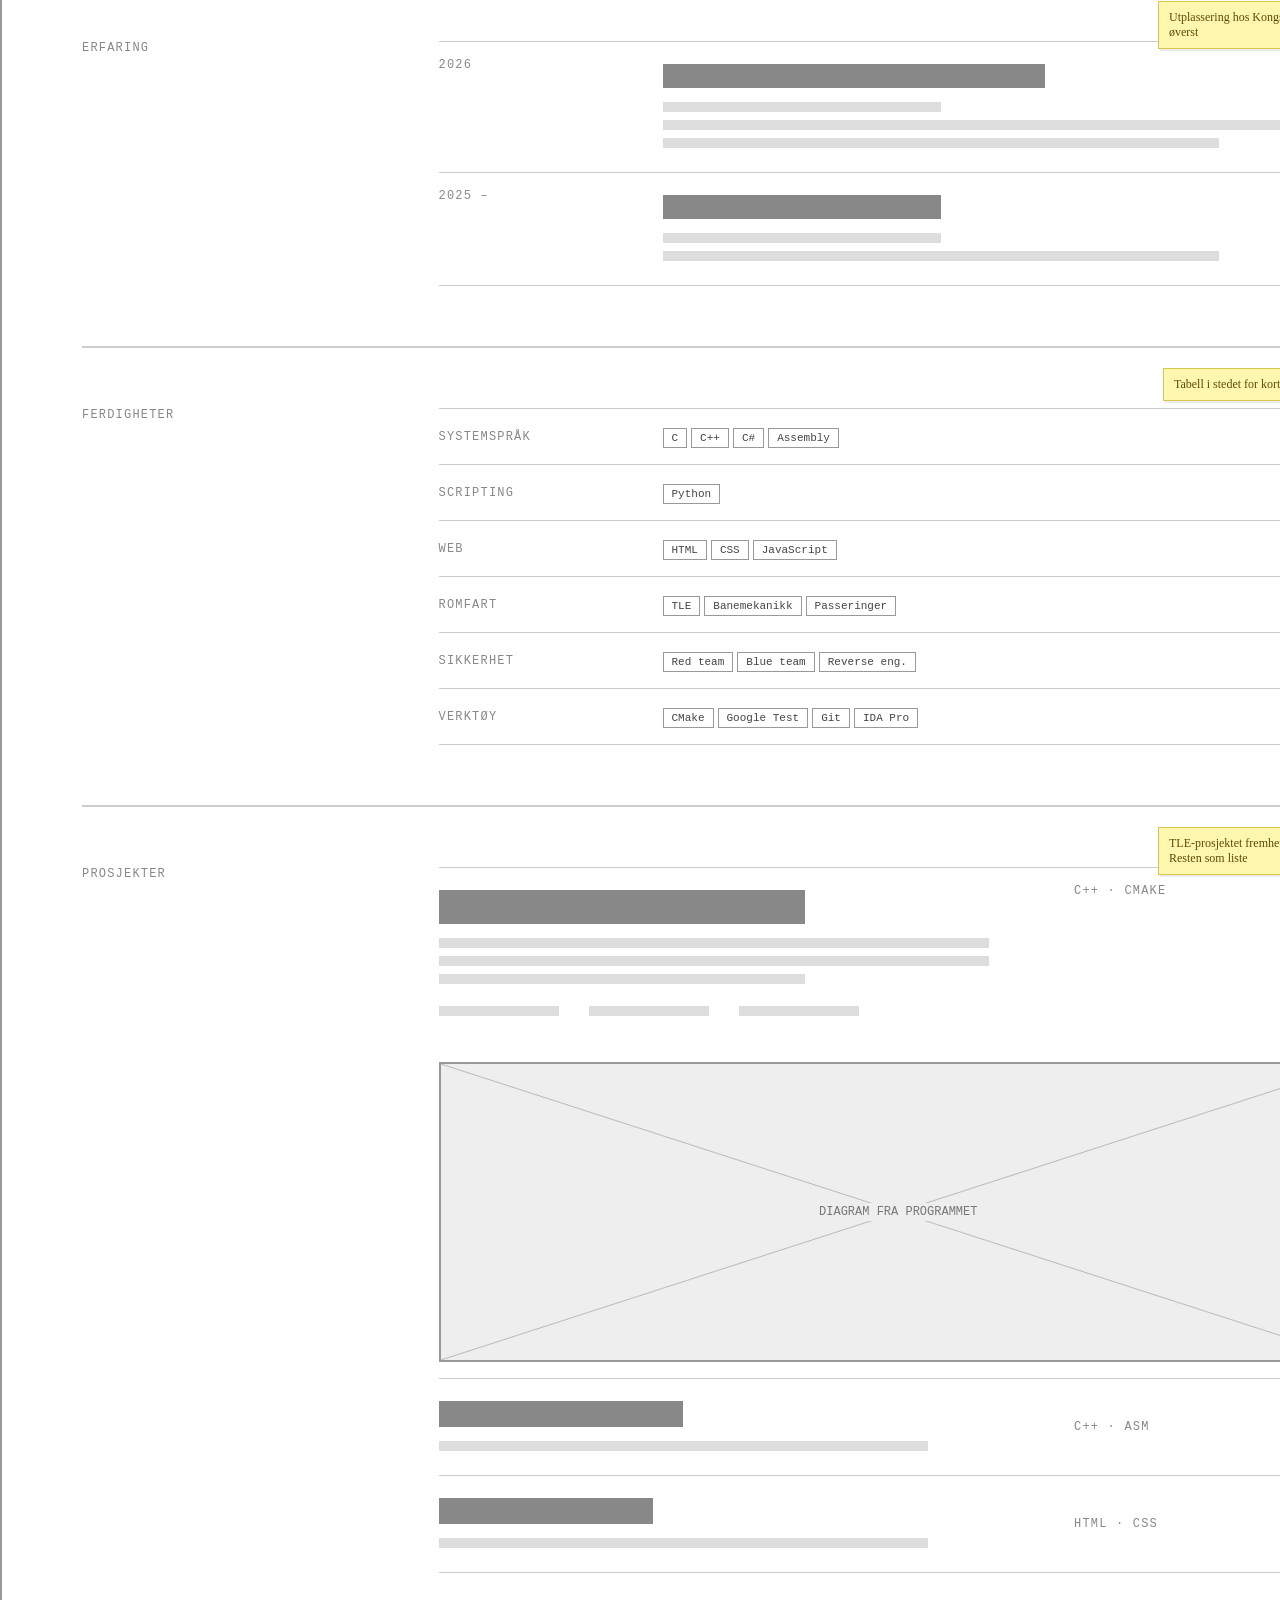
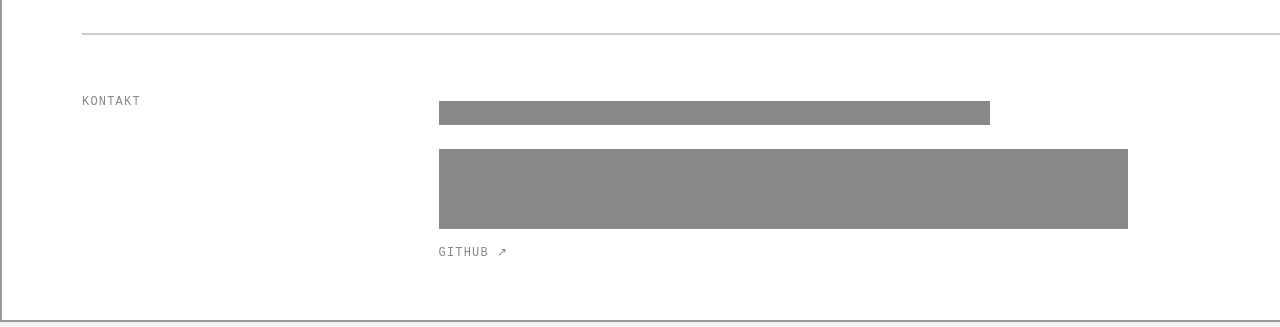
<file: Del 1/kilde/wireframe-4.html>
<!DOCTYPE html>
<html lang="no">
<head><meta charset="UTF-8"><title>Wireframe utkast 4 (valgt)</title><link rel="stylesheet" href="wf.css">
<style>
  .wrap { padding: 0 80px; }
  .rule { border-top: 2px solid #ccc; }
  .sec { display:grid; grid-template-columns: 3fr 9fr; gap: 50px; padding: 60px 0; border-top: 2px solid #ccc; position:relative; }
  .row { display:grid; gap:24px; padding:16px 0; border-bottom:1px solid #ccc; align-items:center; }
  .mono { font-family: Consolas, monospace; font-size: 13px; color:#666; line-height:1.9; }
</style>
</head>
<body>
<div class="page">
  <div class="title-bar"><span>WIREFRAME – UTKAST 4 (VALGT): «Bakkestasjon / typografisk»</span><span>Desktop 1440px · 12 kolonner</span></div>

  <div class="nav" style="padding:18px 80px">
    <div style="display:flex;gap:10px;align-items:center"><div class="h" style="width:180px;height:14px;margin:0"></div></div>
    <ul class="label"><li>Om meg</li><li>Erfaring</li><li>Ferdigheter</li><li>Prosjekter</li><li>Kontakt</li></ul>
  </div>

  <div class="wrap">
    <!-- Hero -->
    <div style="position:relative;padding:90px 0 50px">
      <div class="h" style="width:760px;height:120px;margin-bottom:16px"></div>
      <div class="h" style="width:560px;height:120px"></div>
      <div class="note" style="left:820px;top:110px;">Navnet er det største på siden – typografi gjør jobben, ikke effekter</div>
    </div>
    <div class="rule"></div>
    <div style="display:grid;grid-template-columns:7fr 5fr;gap:50px;padding:40px 0 30px;position:relative">
      <div><div class="h" style="height:20px;width:70%"></div><div class="h" style="height:20px;width:66%"></div><div class="h" style="height:20px;width:50%"></div></div>
      <div>
        <div class="row" style="grid-template-columns:120px 1fr;border-top:1px solid #ccc"><span class="label">Fokus</span><div class="line w80" style="margin:0"></div></div>
        <div class="row" style="grid-template-columns:120px 1fr"><span class="label">Utplassering</span><div class="line w60" style="margin:0"></div></div>
        <div class="row" style="grid-template-columns:120px 1fr"><span class="label">Status</span><div class="line w60" style="margin:0"></div></div>
      </div>
    </div>

    <!-- Sanntidssporing -->
    <div style="display:grid;grid-template-columns:8fr 4fr;gap:50px;align-items:end;margin:30px 0 70px;position:relative">
      <div class="ph" style="height:330px"><span>VERDENSKART (PUNKTER) + BAKKESPOR + SATELLITT</span></div>
      <div>
        <div class="h" style="height:18px;width:95%"></div><div class="h" style="height:18px;width:75%"></div>
        <div class="mono" style="margin-top:18px">NAVN<br>1 ····· ········ ···········<br>2 ····· <u>69.6619</u> <u>18.9422</u> ·······</div>
        <div class="line w90" style="margin-top:16px"></div><div class="line w60"></div>
      </div>
      <div class="note" style="left:40px;top:-30px;">Satellitten «HOJ-1» regnes ut live fra TLE-settet – vises bare som et punkt på kartet</div>
      <div class="note" style="right:-30px;top:40px;">Én vanlig setning i stedet for et dashbord: «HOJ-1 er nå over … Neste gang over Tromsø om …»</div>
    </div>

    <!-- Om meg -->
    <div class="sec">
      <div class="label">Om meg</div>
      <div style="display:grid;grid-template-columns:1.6fr 1fr;gap:50px">
        <div><div class="h" style="height:24px;width:95%"></div><div class="h" style="height:24px;width:80%"></div><div class="line w90"></div><div class="line w80"></div><div class="line w90"></div><div class="line w60"></div></div>
        <div class="ph" style="height:300px"><span>PROFILBILDE 4:5</span></div>
      </div>
      <div class="note" style="left:20px;top:110px;">Etikett til venstre (sticky), innhold til høyre – likt i alle seksjoner</div>
    </div>

    <!-- Erfaring -->
    <div class="sec">
      <div class="label">Erfaring</div>
      <div>
        <div class="row" style="grid-template-columns:200px 1fr;border-top:1px solid #ccc;align-items:start"><span class="label">2026</span><div><div class="h" style="width:55%;height:24px"></div><div class="line w40"></div><div class="line w90"></div><div class="line w80"></div></div></div>
        <div class="row" style="grid-template-columns:200px 1fr;align-items:start"><span class="label">2025 –</span><div><div class="h" style="width:40%;height:24px"></div><div class="line w40"></div><div class="line w80"></div></div></div>
      </div>
      <div class="note" style="right:-20px;top:20px;">Utplassering hos Kongsberg Spacetec øverst</div>
    </div>

    <!-- Ferdigheter -->
    <div class="sec">
      <div class="label">Ferdigheter</div>
      <div>
        <div class="row" style="grid-template-columns:200px 1fr;border-top:1px solid #ccc"><span class="label">Systemspråk</span><div><span class="tag">C</span><span class="tag">C++</span><span class="tag">C#</span><span class="tag">Assembly</span></div></div>
        <div class="row" style="grid-template-columns:200px 1fr"><span class="label">Scripting</span><div><span class="tag">Python</span></div></div>
        <div class="row" style="grid-template-columns:200px 1fr"><span class="label">Web</span><div><span class="tag">HTML</span><span class="tag">CSS</span><span class="tag">JavaScript</span></div></div>
        <div class="row" style="grid-template-columns:200px 1fr"><span class="label">Romfart</span><div><span class="tag">TLE</span><span class="tag">Banemekanikk</span><span class="tag">Passeringer</span></div></div>
        <div class="row" style="grid-template-columns:200px 1fr"><span class="label">Sikkerhet</span><div><span class="tag">Red team</span><span class="tag">Blue team</span><span class="tag">Reverse eng.</span></div></div>
        <div class="row" style="grid-template-columns:200px 1fr"><span class="label">Verktøy</span><div><span class="tag">CMake</span><span class="tag">Google Test</span><span class="tag">Git</span><span class="tag">IDA Pro</span></div></div>
      </div>
      <div class="note" style="right:-20px;top:20px;">Tabell i stedet for kort – lettere å skanne</div>
    </div>

    <!-- Prosjekter -->
    <div class="sec">
      <div class="label">Prosjekter</div>
      <div>
        <div class="row" style="grid-template-columns:1fr 200px 60px;border-top:1px solid #ccc;align-items:start">
          
          <div><div class="h mid" style="width:60%;height:34px"></div><div class="line w90"></div><div class="line w90"></div><div class="line w60"></div>
            <div style="display:flex;gap:30px;margin:14px 0"><div class="line" style="width:120px"></div><div class="line" style="width:120px"></div><div class="line" style="width:120px"></div></div>
          </div>
          <span class="label">C++ · CMake</span><span class="label">2026</span>
          <div class="ph" style="grid-column:1 / -1;height:300px"><span>DIAGRAM FRA PROGRAMMET</span></div>
        </div>
        <div class="row" style="grid-template-columns:1fr 200px 60px"><div><div class="h mid" style="width:40%;height:26px"></div><div class="line w80"></div></div><span class="label">C++ · ASM</span><span class="label">2026</span></div>
        <div class="row" style="grid-template-columns:1fr 200px 60px"><div><div class="h mid" style="width:35%;height:26px"></div><div class="line w80"></div></div><span class="label">HTML · CSS</span><span class="label">2026</span></div>
      </div>
      <div class="note" style="right:-20px;top:20px;">TLE-prosjektet fremhevet med bilde. Resten som liste</div>
    </div>

    <!-- Kontakt -->
    <div class="sec">
      <div class="label">Kontakt</div>
      <div>
        <div class="h" style="height:24px;width:60%"></div>
        <div class="h big" style="width:75%;height:80px;margin-top:24px"></div>
        <span class="label">GitHub ↗</span>
      </div>
    </div>
  </div>
</div>
</body>
</html>
</file>
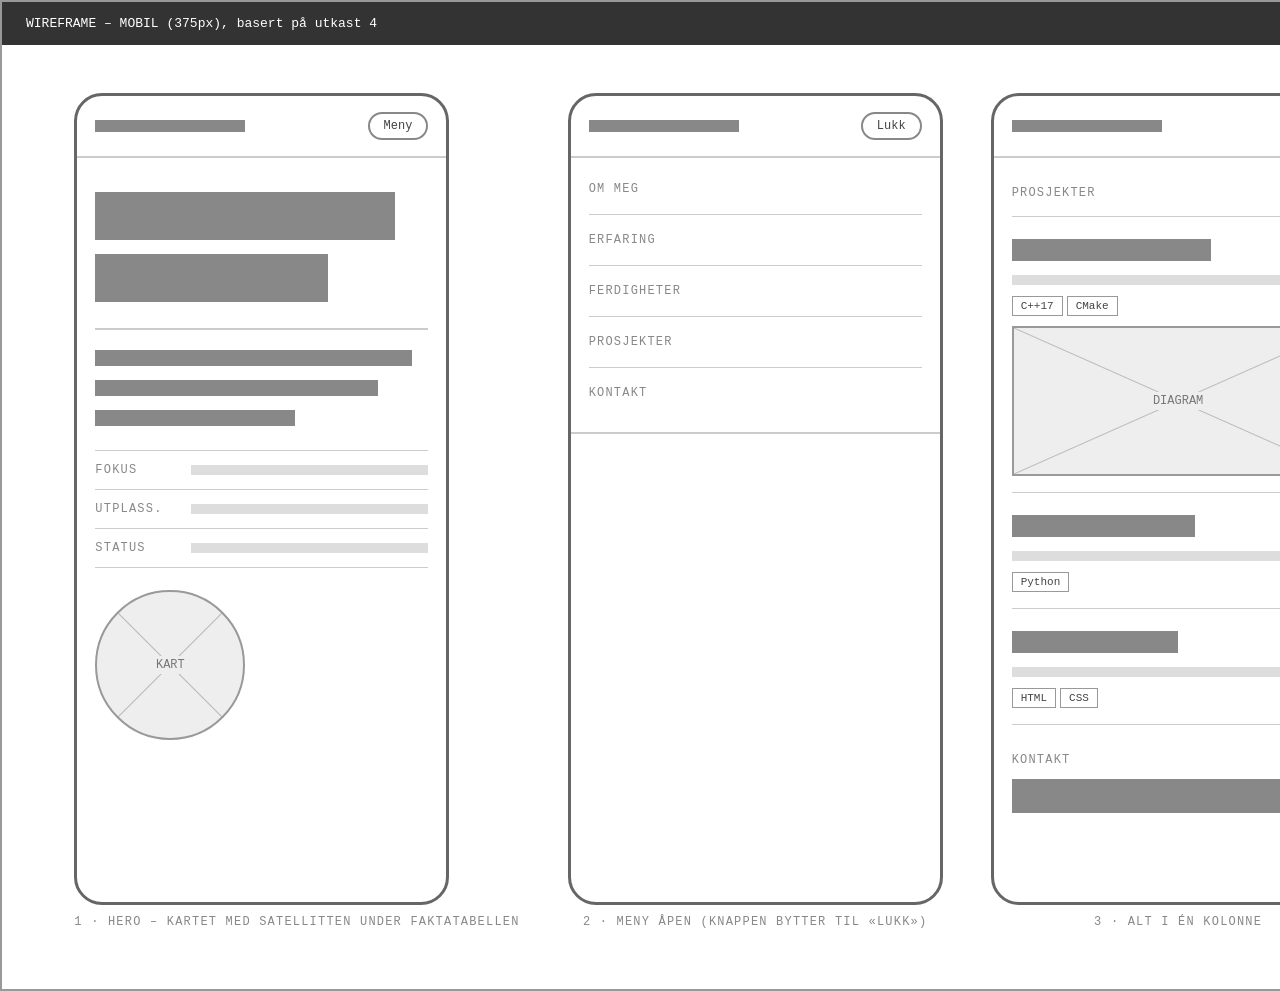
<file: Del 1/kilde/wireframe-5-mobil.html>
<!DOCTYPE html>
<html lang="no">
<head><meta charset="UTF-8"><title>Wireframe mobil</title><link rel="stylesheet" href="wf.css">
<style>
  .phones { display:flex; gap:48px; padding:48px; justify-content:center; background:#fff; }
  .phone { width:375px; height:812px; border:3px solid #666; border-radius:28px; overflow:hidden; background:#fff; }
  .bar { display:flex; justify-content:space-between; align-items:center; padding:16px 18px; border-bottom:2px solid #ccc; }
  .pill { border:2px solid #888; border-radius:999px; padding:5px 14px; font-size:12px; font-family:Consolas,monospace; }
  .pad { padding:28px 18px; }
  .row { padding:12px 0; border-bottom:1px solid #ccc; display:flex; gap:16px; align-items:center; }
  .cap { text-align:center; margin-top:10px; }
</style>
</head>
<body>
<div class="page">
  <div class="title-bar"><span>WIREFRAME – MOBIL (375px), basert på utkast 4</span><span>3 skjermer</span></div>
  <div class="phones">
    <div>
      <div class="phone">
        <div class="bar"><div style="display:flex;gap:8px;align-items:center"><div class="h" style="width:150px;height:12px;margin:0"></div></div><span class="pill">Meny</span></div>
        <div class="pad">
                    <div class="h" style="width:90%;height:48px"></div><div class="h" style="width:70%;height:48px"></div>
          <div style="border-top:2px solid #ccc;margin:26px 0 20px"></div>
          <div class="h" style="height:16px;width:95%"></div><div class="h" style="height:16px;width:85%"></div><div class="h" style="height:16px;width:60%"></div>
          <div style="margin-top:24px">
            <div class="row" style="border-top:1px solid #ccc"><span class="label" style="width:80px">Fokus</span><div class="line w60" style="margin:0;flex:1"></div></div>
            <div class="row"><span class="label" style="width:80px">Utplass.</span><div class="line w40" style="margin:0;flex:1"></div></div>
            <div class="row"><span class="label" style="width:80px">Status</span><div class="line w60" style="margin:0;flex:1"></div></div>
          </div>
          <div class="ph circle" style="width:150px;height:150px;margin-top:22px"><span>KART</span></div>
        </div>
      </div>
      <p class="label cap">1 · Hero – kartet med satellitten under faktatabellen</p>
    </div>

    <div>
      <div class="phone">
        <div class="bar"><div style="display:flex;gap:8px;align-items:center"><div class="h" style="width:150px;height:12px;margin:0"></div></div><span class="pill">Lukk</span></div>
        <div style="padding:6px 18px 14px;border-bottom:2px solid #ccc">
          <div class="row" style="padding:18px 0"><span class="label">Om meg</span></div>
          <div class="row" style="padding:18px 0"><span class="label">Erfaring</span></div>
          <div class="row" style="padding:18px 0"><span class="label">Ferdigheter</span></div>
          <div class="row" style="padding:18px 0"><span class="label">Prosjekter</span></div>
          <div class="row" style="padding:18px 0;border:0"><span class="label">Kontakt</span></div>
        </div>
      </div>
      <p class="label cap">2 · Meny åpen (knappen bytter til «Lukk»)</p>
    </div>

    <div>
      <div class="phone">
        <div class="bar"><div style="display:flex;gap:8px;align-items:center"><div class="h" style="width:150px;height:12px;margin:0"></div></div><span class="pill">Meny</span></div>
        <div class="pad">
          <div class="label" style="margin-bottom:16px">Prosjekter</div>
          <div class="row" style="border-top:1px solid #ccc;display:block;padding:16px 0"><div class="h" style="width:60%;height:22px"></div><div class="line w90"></div><span class="tag">C++17</span><span class="tag">CMake</span><div class="ph" style="height:150px;margin-top:10px"><span>DIAGRAM</span></div></div>
          <div class="row" style="display:block;padding:16px 0"><div class="h" style="width:55%;height:22px"></div><div class="line w90"></div><span class="tag">Python</span></div>
          <div class="row" style="display:block;padding:16px 0"><div class="h" style="width:50%;height:22px"></div><div class="line w90"></div><span class="tag">HTML</span><span class="tag">CSS</span></div>
          <div class="label" style="margin:28px 0 12px">Kontakt</div>
          <div class="h" style="width:90%;height:34px"></div>
        </div>
      </div>
      <p class="label cap">3 · Alt i én kolonne</p>
    </div>
  </div>
</div>
</body>
</html>
</file>
<file: portfolio/css/style.css>
@font-face {
  font-family: "IBM Plex Sans";
  src: url("../fonts/plex-sans-var.woff2") format("woff2");
  font-weight: 100 700;
  font-display: swap;
}
@font-face {
  font-family: "IBM Plex Mono";
  src: url("../fonts/plex-mono-400.woff2") format("woff2");
  font-weight: 400;
  font-display: swap;
}

:root {
  --bg: #0d0d0d;
  --surface: #151515;
  --line: #262626;
  --text: #ecebe7;
  --muted: #8f8d87;
  --signal: #e5483d;

  --sans: "IBM Plex Sans", "Segoe UI", system-ui, sans-serif;
  --mono: "IBM Plex Mono", Consolas, monospace;

  --max: 1280px;
  --gutter: clamp(1.25rem, 4vw, 3rem);
  --ease: cubic-bezier(.2, .7, .2, 1);
}

*,
*::before,
*::after { box-sizing: border-box; }

html {
  scroll-behavior: smooth;
  scroll-padding-top: 5rem;
}

body {
  margin: 0;
  background: var(--bg);
  color: var(--text);
  font-family: var(--sans);
  font-size: 1.0625rem;
  line-height: 1.6;
  -webkit-font-smoothing: antialiased;
}

img {
  display: block;
  max-width: 100%;
  height: auto;
}
a {
  color: inherit;
  text-decoration: none;
}
h1, h2, h3 {
  margin: 0;
  font-weight: 500;
  line-height: 1.1;
}
p { margin: 0; }
ul, ol {
  margin: 0;
  padding: 0;
  list-style: none;
}
figure { margin: 0; }
strong { font-weight: 600; }

:focus-visible {
  outline: 2px solid var(--text);
  outline-offset: 3px;
}
::selection {
  background: var(--signal);
  color: #fff;
}

.container {
  width: 100%;
  max-width: var(--max);
  margin-inline: auto;
  padding-inline: var(--gutter);
}

.skip-link {
  position: absolute;
  top: -4rem;
  left: 1rem;
  z-index: 100;
  padding: .7rem 1rem;
  background: var(--text);
  color: var(--bg);
  font-weight: 500;
}
.skip-link:focus { top: 1rem; }

.meta dt,
.project__year,
.skills dt,
.timeline__when,
figcaption {
  font-family: var(--mono);
  font-size: .8rem;
  color: var(--muted);
}

.site-nav a,
.contact__links a,
.contact__mail {
  background: linear-gradient(currentColor, currentColor) left bottom / 0 1px no-repeat;
  transition: background-size .35s var(--ease), color .2s;
}
.site-nav a:hover,
.contact__links a:hover { background-size: 100% 1px; }

.site-header {
  position: sticky;
  top: 0;
  z-index: 50;
  background: rgba(13, 13, 13, .9);
  backdrop-filter: blur(8px);
  border-bottom: 1px solid var(--line);
}
.site-header__inner {
  display: flex;
  align-items: center;
  justify-content: space-between;
  height: 4rem;
}
.brand {
  font-weight: 500;
  font-size: .95rem;
}

.site-nav ul {
  display: flex;
  gap: 2rem;
}
.site-nav a {
  font-size: .95rem;
  color: var(--muted);
  padding-bottom: 2px;
}
.site-nav a:hover,
.site-nav a[aria-current="true"] { color: var(--text); }
.site-nav a[aria-current="true"] { background-size: 100% 1px; }

.nav-toggle { display: none; }

.hero {
  padding-top: clamp(4rem, 9vw, 7rem);
  padding-bottom: clamp(3rem, 6vw, 5rem);
}

.hero__name {
  padding-bottom: clamp(2.5rem, 5vw, 4rem);
  border-bottom: 1px solid var(--line);
  font-size: clamp(3rem, 10.5vw, 9.5rem);
  font-weight: 600;
  letter-spacing: -.045em;
  line-height: .92;
}

.hero__bottom {
  display: grid;
  grid-template-columns: 7fr 5fr;
  gap: clamp(2rem, 4vw, 4rem);
  padding-top: clamp(2rem, 4vw, 3rem);
  align-items: start;
}
.hero__intro {
  font-size: clamp(1.15rem, 1.6vw, 1.4rem);
  line-height: 1.45;
  max-width: 32ch;
}

.meta div {
  display: grid;
  grid-template-columns: 7.5rem 1fr;
  gap: 1rem;
  padding: .55rem 0;
  border-bottom: 1px solid var(--line);
}
.meta div:first-child { border-top: 1px solid var(--line); }
.meta dt { padding-top: .15rem; }
.meta dd {
  margin: 0;
  font-size: .95rem;
}

.tracker {
  margin: clamp(3rem, 6vw, 5rem) 0 0;
  display: grid;
  grid-template-columns: minmax(0, 8fr) minmax(0, 4fr);
  gap: clamp(1.5rem, 4vw, 3.5rem);
  align-items: end;
}
.map {
  position: relative;
  aspect-ratio: 2 / 1;
}
.map img,
.map__overlay {
  position: absolute;
  inset: 0;
  width: 100%;
  height: 100%;
}

.map-footprint {
  fill: rgba(236, 235, 231, .04);
  stroke: #5c5b57;
  stroke-width: 1;
  stroke-dasharray: 2 3;
  vector-effect: non-scaling-stroke;
}
.map-track {
  fill: none;
  stroke: #8f8d87;
  stroke-width: 1;
  vector-effect: non-scaling-stroke;
}
.map-station { fill: var(--text); }
.map-sat { fill: var(--signal); }

.tracker__text {
  display: grid;
  gap: 1.25rem;
  font-family: var(--sans);
  font-size: 1rem;
  color: var(--text);
}
.tracker__live {
  font-size: 1.05rem;
  line-height: 1.5;
  font-variant-numeric: tabular-nums;
}
.tracker__live strong { font-weight: 500; }
.tracker__note {
  font-size: .85rem;
  color: var(--muted);
}

#tle {
  margin: 0;
  overflow-x: auto;
  font-family: var(--mono);
  font-size: .72rem;
  line-height: 1.8;
  color: var(--muted);
  white-space: pre;
}
#tle mark {
  background: none;
  color: var(--text);
  text-decoration: underline;
  text-decoration-color: var(--signal);
  text-decoration-thickness: 2px;
  text-underline-offset: 4px;
}

.section {
  display: grid;
  grid-template-columns: 3fr 9fr;
  gap: clamp(1.5rem, 4vw, 4rem);
  padding-top: clamp(4rem, 8vw, 7rem);
  padding-bottom: clamp(4rem, 8vw, 7rem);
  /* La streken stoppe ved tekstkanten. */
  background: linear-gradient(var(--line), var(--line)) center top / calc(100% - 2 * var(--gutter)) 1px no-repeat;
}

.section__label {
  position: sticky;
  top: 6rem;
  align-self: start;
}
.section__label h2 {
  font-size: 1rem;
  font-weight: 500;
}

.lead {
  font-size: clamp(1.35rem, 2.2vw, 1.85rem);
  line-height: 1.35;
  letter-spacing: -.01em;
}

.about {
  display: grid;
  gap: 1rem;
  max-width: 58ch;
}
.about p + p { color: var(--muted); }
.about a {
  text-decoration: underline;
  text-underline-offset: .2em;
}

.timeline__item {
  display: grid;
  grid-template-columns: 12rem 1fr;
  gap: 1.5rem;
  padding: 1.75rem 0;
  border-bottom: 1px solid var(--line);
}
.timeline__item:first-child { border-top: 1px solid var(--line); }
.timeline__when { padding-top: .45rem; }
.timeline__title {
  font-size: clamp(1.3rem, 2vw, 1.65rem);
  letter-spacing: -.015em;
}
.timeline__where {
  margin: .35rem 0 .8rem;
  font-family: var(--mono);
  font-size: .85rem;
  color: var(--muted);
}
.timeline__desc {
  color: var(--muted);
  max-width: 60ch;
}

.skills__row {
  display: grid;
  grid-template-columns: 12rem 1fr;
  gap: 1.5rem;
  padding: 1.25rem 0;
  border-bottom: 1px solid var(--line);
}
.skills__row:first-child { border-top: 1px solid var(--line); }
.skills dt { padding-top: .35rem; }
.skills dd { margin: 0; }
.skills ul {
  display: flex;
  flex-wrap: wrap;
  gap: .25rem 1.75rem;
  font-size: clamp(1.1rem, 1.6vw, 1.35rem);
}

.project {
  display: grid;
  grid-template-columns: 1fr 13rem 3.5rem;
  gap: 1.5rem;
  align-items: baseline;
  padding: 1.75rem 0;
  border-bottom: 1px solid var(--line);
}
.project:first-child { border-top: 1px solid var(--line); }
.project__title {
  font-size: clamp(1.35rem, 2.2vw, 1.8rem);
  letter-spacing: -.015em;
  margin-bottom: .4rem;
}
.project__desc {
  color: var(--muted);
  max-width: 60ch;
}
.project__tech {
  font-family: var(--mono);
  font-size: .85rem;
}
.project__year { text-align: right; }

.project--featured .project__title { font-size: clamp(1.6rem, 3vw, 2.4rem); }
.project__figure {
  grid-column: 1 / -1;
  margin-top: .5rem;
}
.project__figure img {
  width: 100%;
  border: 1px solid var(--line);
  border-radius: 4px;
}
.project__figure figcaption { margin-top: .6rem; }

.contact {
  display: grid;
  gap: 2rem;
  justify-items: start;
}
.contact__mail {
  font-size: clamp(2rem, 6vw, 5rem);
  font-weight: 500;
  letter-spacing: -.035em;
  line-height: 1.05;
  overflow-wrap: anywhere;
  background-size: 100% 1px;
}
.contact__mail:hover {
  background-size: 0 1px;
  background-position: right bottom;
}
.contact__links {
  display: flex;
  gap: 2rem;
  font-family: var(--mono);
  font-size: .9rem;
}

@media (max-width: 1040px) {
  .site-nav ul { gap: 1.4rem; }
}

@media (max-width: 960px) {
  .hero__bottom { grid-template-columns: 1fr 1fr; }
  .tracker { grid-template-columns: minmax(0, 1fr); }
  .section { grid-template-columns: 1fr; }
  .section__label { position: static; }
  .project { grid-template-columns: 1fr 3rem; }
  .project__tech {
    grid-column: 1;
    grid-row: 2;
  }
  .project__year {
    grid-column: 2;
    grid-row: 1;
  }
  .project__figure {
    grid-column: 1 / -1;
    grid-row: 3;
  }
}

@media (max-width: 760px) {
  .nav-toggle {
    display: block;
    padding: .45rem .9rem;
    background: none;
    border: 1px solid var(--line);
    border-radius: 999px;
    color: var(--text);
    font: 500 .85rem var(--sans);
    cursor: pointer;
  }
  .site-nav {
    position: absolute;
    top: 100%;
    left: 0;
    right: 0;
    display: none;
    background: var(--bg);
    border-bottom: 1px solid var(--line);
  }
  .site-nav.is-open { display: block; }
  .site-nav ul {
    flex-direction: column;
    gap: 0;
    padding: .5rem var(--gutter) 1rem;
  }
  .site-nav a {
    display: block;
    padding: .85rem 0;
    font-size: 1.1rem;
    color: var(--text);
    border-bottom: 1px solid var(--line);
    background: none;
  }

  .hero__bottom { grid-template-columns: 1fr; }

  .skills__row,
  .timeline__item {
    grid-template-columns: 1fr;
    gap: .4rem;
  }

  .project {
    grid-template-columns: 1fr;
    gap: .25rem;
  }
  .project__tech {
    grid-column: 1;
    grid-row: 2;
    margin-top: .5rem;
  }
  .project__year {
    grid-column: 1;
    grid-row: 3;
    text-align: left;
  }
  .project__figure {
    grid-column: 1;
    grid-row: 4;
    margin-top: 1rem;
  }
}

@media (prefers-reduced-motion: reduce) {
  html { scroll-behavior: auto; }
  *, *::before, *::after {
    transition: none !important;
    animation: none !important;
  }
}
</file>
<file: Del 1/kilde/wf.css>
/* Felles stil for wireframes – bevisst grått og enkelt */
* { box-sizing: border-box; }
body {
  margin: 0;
  background: #f4f4f2;
  color: #444;
  font-family: "Segoe UI", Arial, sans-serif;
  font-size: 14px;
}
.page { width: 1440px; margin: 0 auto; background: #fff; border: 2px solid #999; }
.label {
  font-family: Consolas, monospace;
  font-size: 12px;
  color: #888;
  text-transform: uppercase;
  letter-spacing: .1em;
}
.title-bar {
  padding: 14px 24px;
  background: #333;
  color: #fff;
  font-family: Consolas, monospace;
  font-size: 13px;
  display: flex;
  justify-content: space-between;
}
.box { border: 2px solid #999; background: #fafafa; position: relative; }
.ph {
  border: 2px solid #999;
  background:
    linear-gradient(to top right, transparent calc(50% - 1px), #bbb, transparent calc(50% + 1px)),
    linear-gradient(to top left, transparent calc(50% - 1px), #bbb, transparent calc(50% + 1px)),
    #eee;
  display: grid;
  place-items: center;
  color: #777;
  font-family: Consolas, monospace;
  font-size: 12px;
}
.ph span { background: #eee; padding: 2px 6px; }
.circle { border-radius: 50%; }
.line { height: 10px; background: #ddd; margin: 8px 0; }
.line.w90 { width: 90%; } .line.w80 { width: 80%; } .line.w60 { width: 60%; } .line.w40 { width: 40%; }
.h { background: #888; height: 28px; margin: 6px 0 14px; }
.h.big { height: 64px; } .h.mid { height: 40px; }
.btn { display: inline-block; border: 2px solid #666; padding: 10px 22px; font-size: 12px; font-family: Consolas, monospace; margin-right: 10px; }
.btn.fill { background: #666; color: #fff; }
.nav { display: flex; align-items: center; justify-content: space-between; padding: 22px 48px; border-bottom: 2px solid #ccc; }
.nav ul { display: flex; gap: 28px; list-style: none; margin: 0; padding: 0; }
.logo { width: 90px; height: 32px; }
.section { padding: 56px 48px; border-bottom: 2px dashed #ccc; }
.grid { display: grid; gap: 24px; }
.note {
  position: absolute;
  background: #fff7b0;
  border: 1px solid #d8c84a;
  padding: 8px 10px;
  font-size: 12px;
  font-family: "Segoe Print", "Comic Sans MS", cursive;
  color: #5a4d00;
  max-width: 220px;
  box-shadow: 2px 2px 0 rgba(0,0,0,.08);
  z-index: 2;
}
.tag { display: inline-block; border: 1px solid #999; padding: 3px 8px; margin: 3px 4px 0 0; font-size: 11px; font-family: Consolas, monospace; }
.footer { padding: 24px 48px; display: flex; justify-content: space-between; }
</file>
